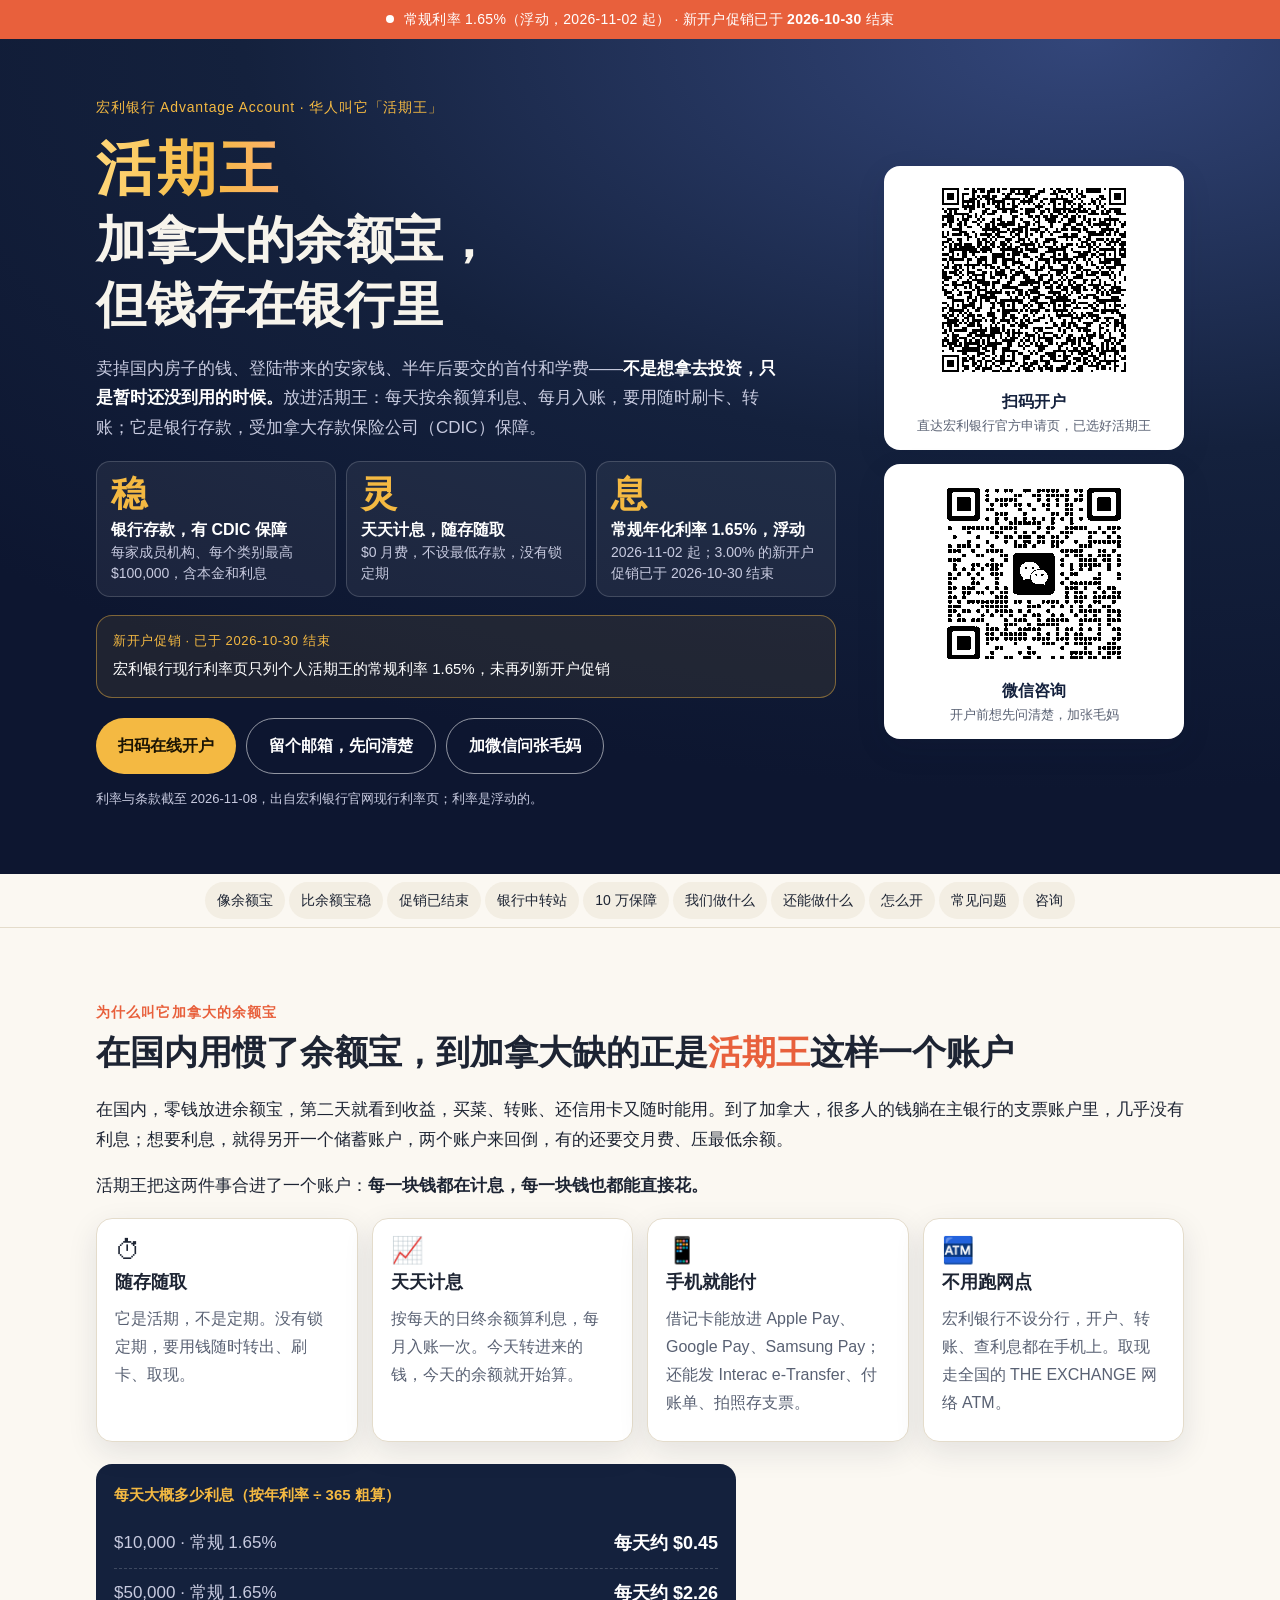
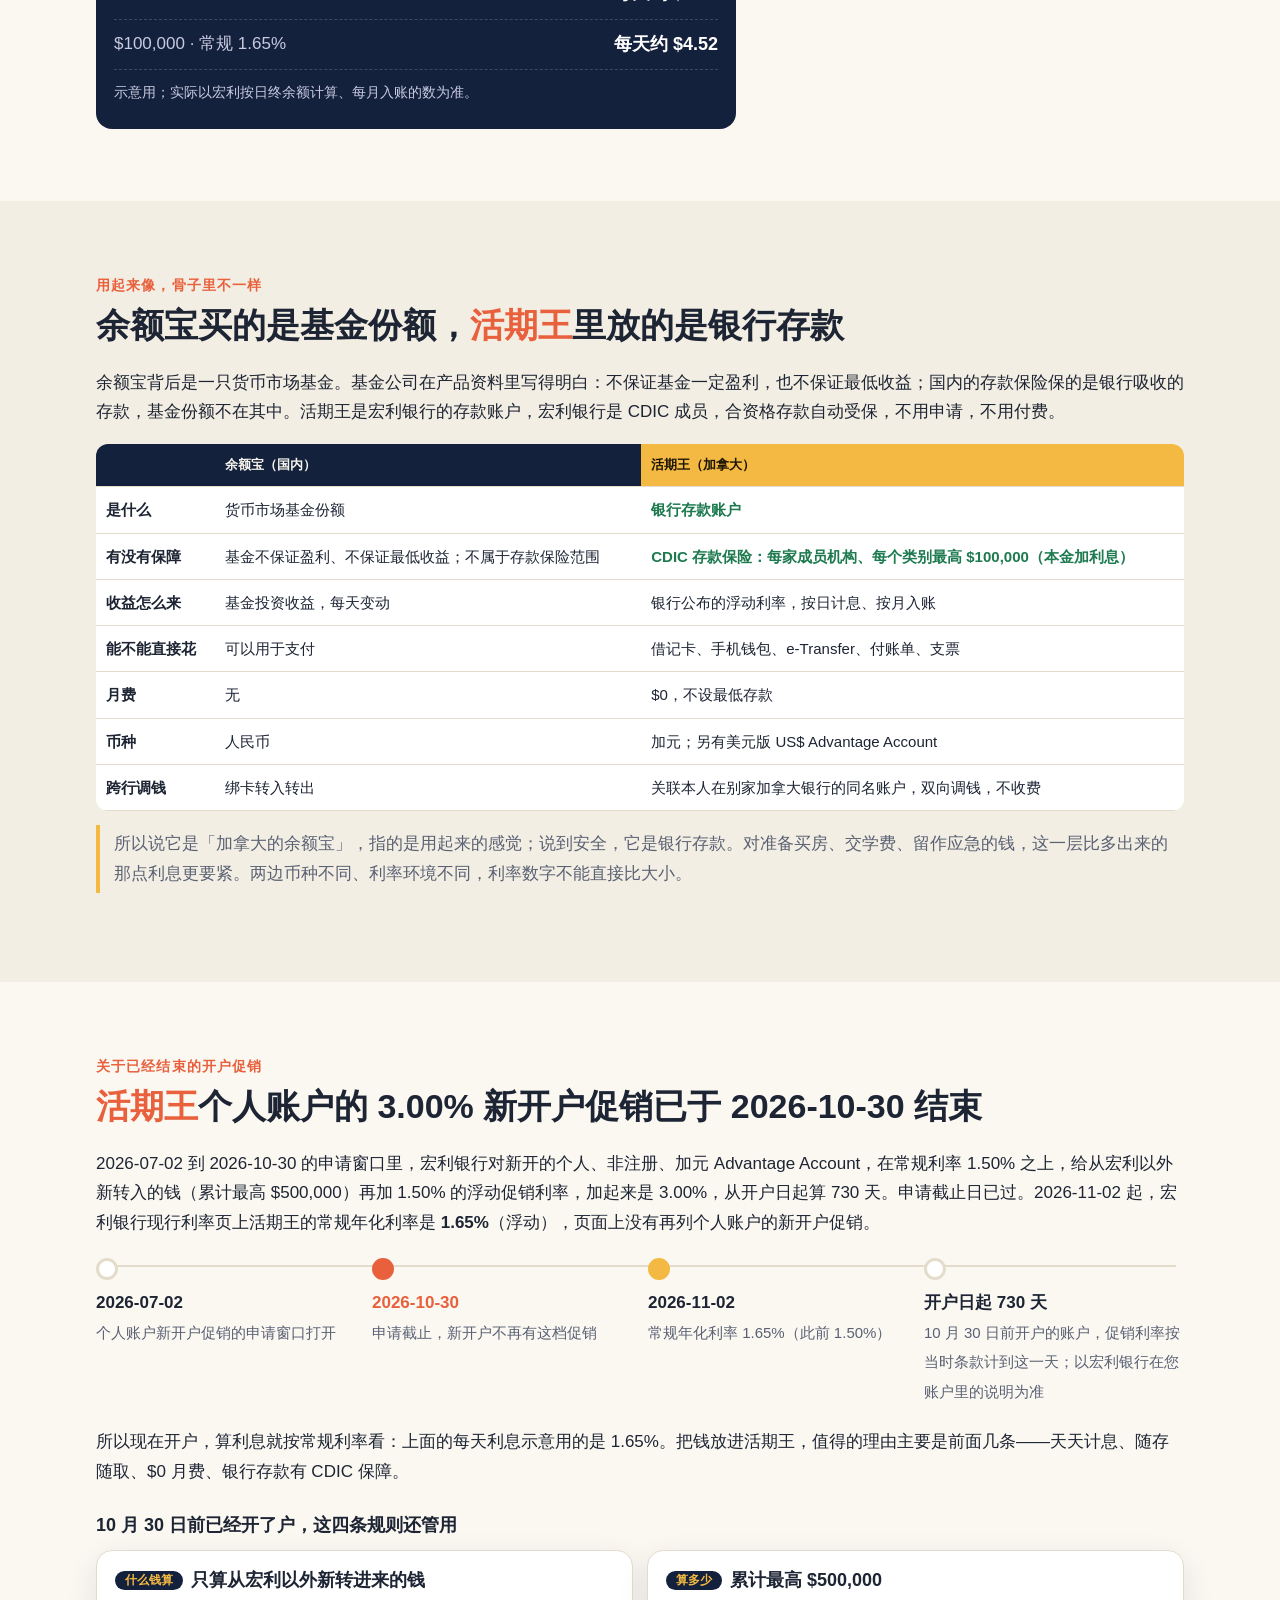
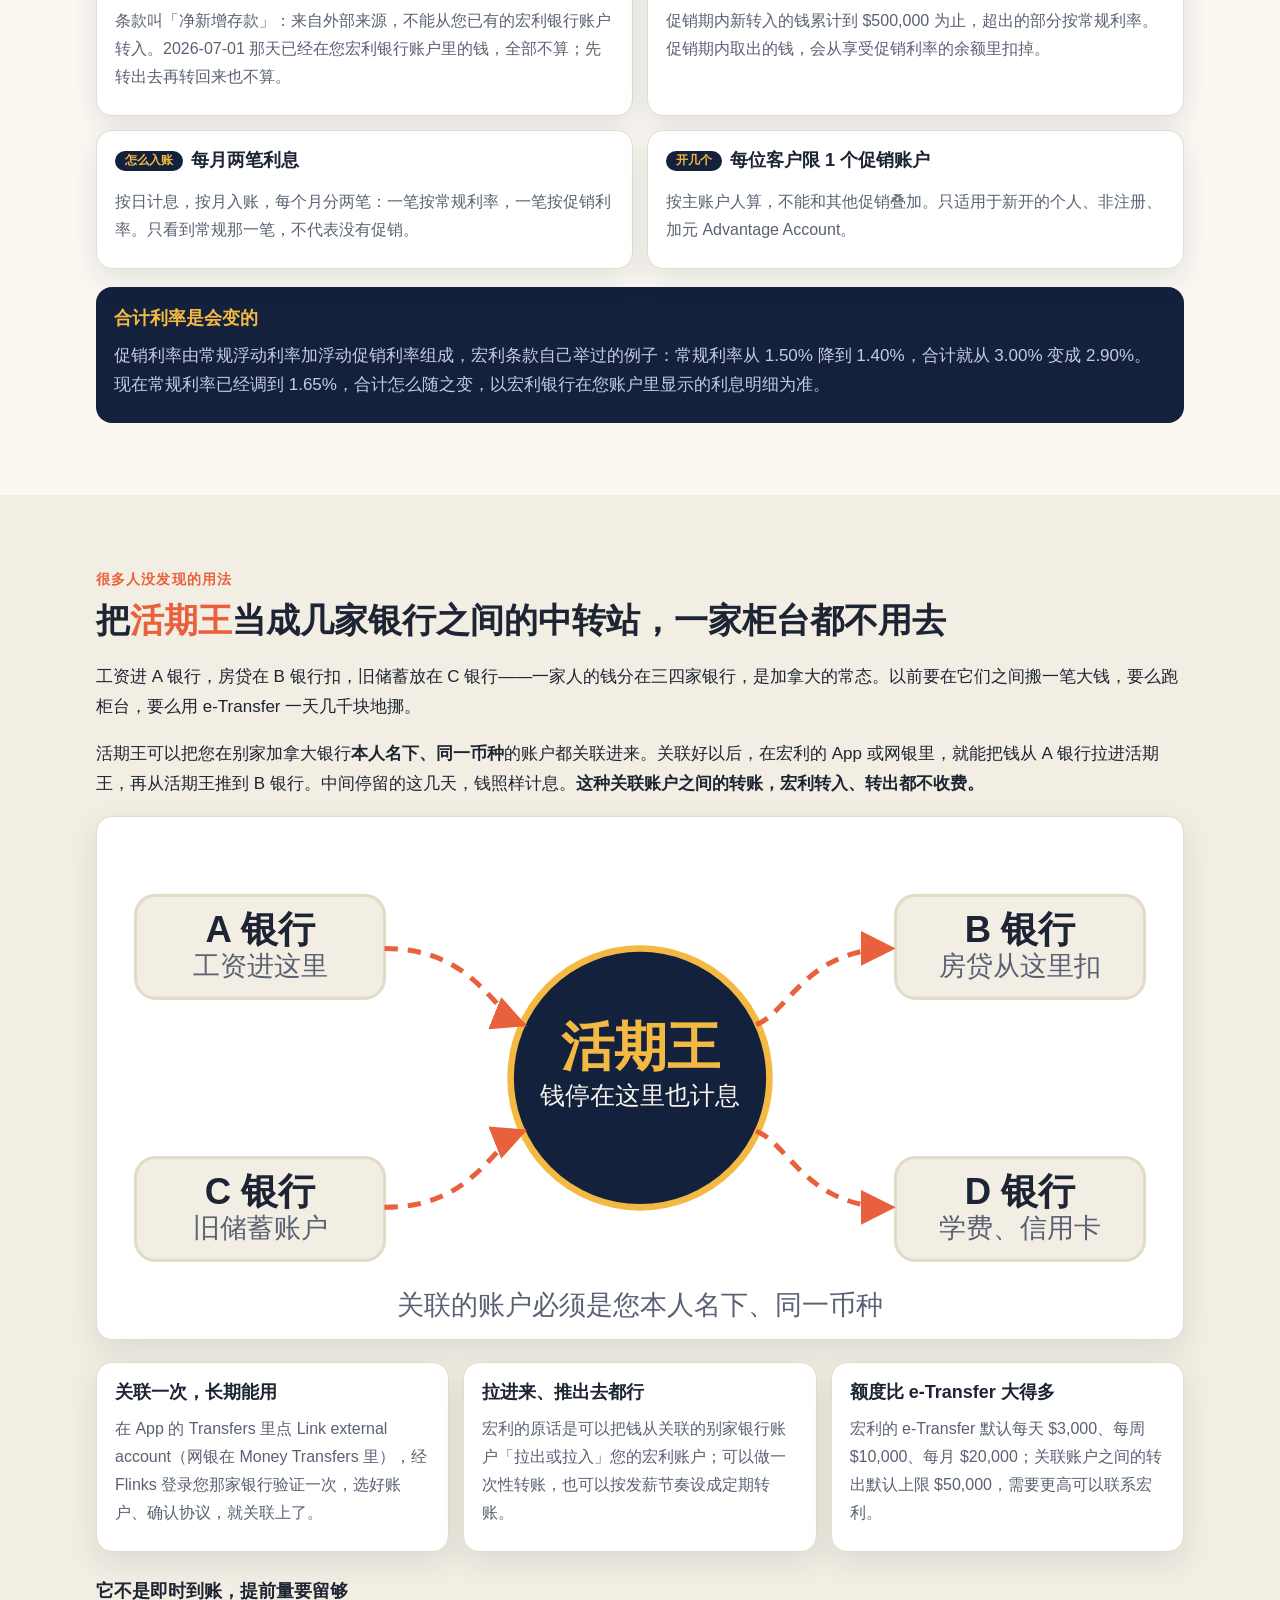
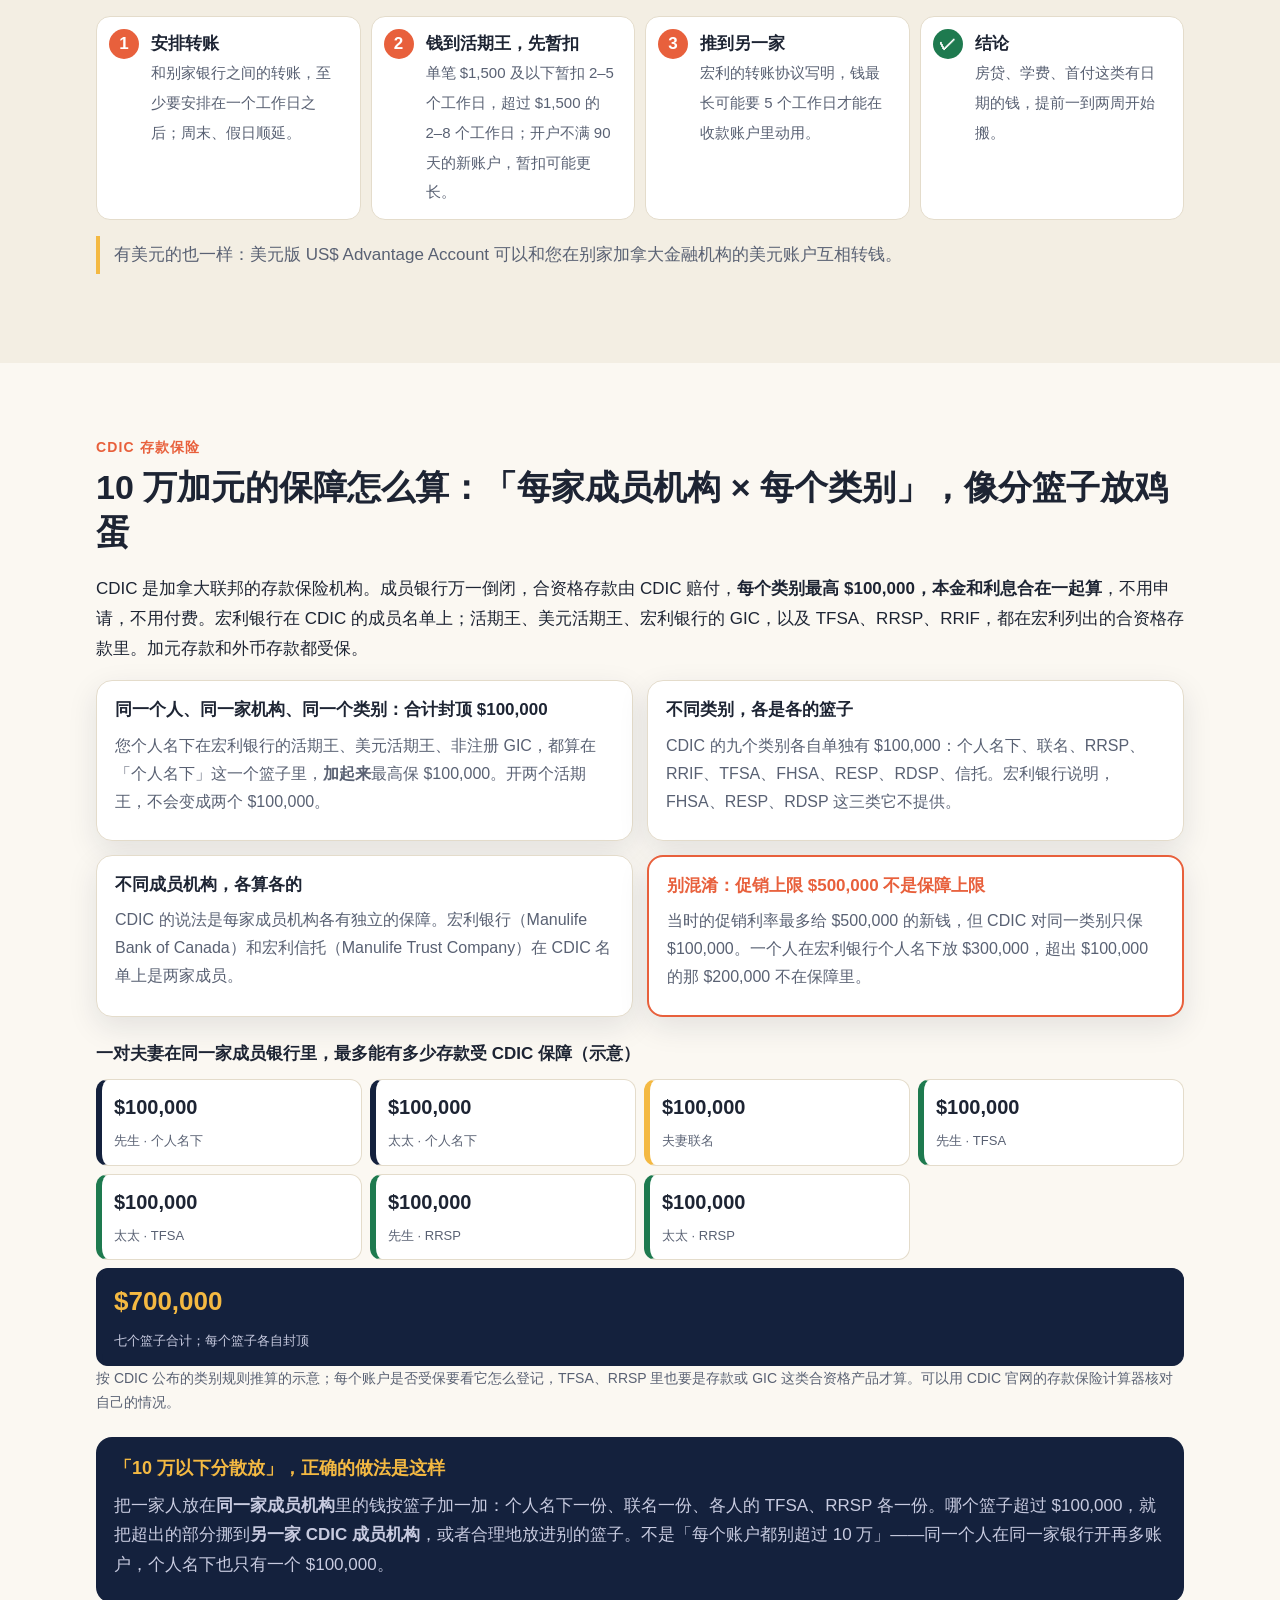
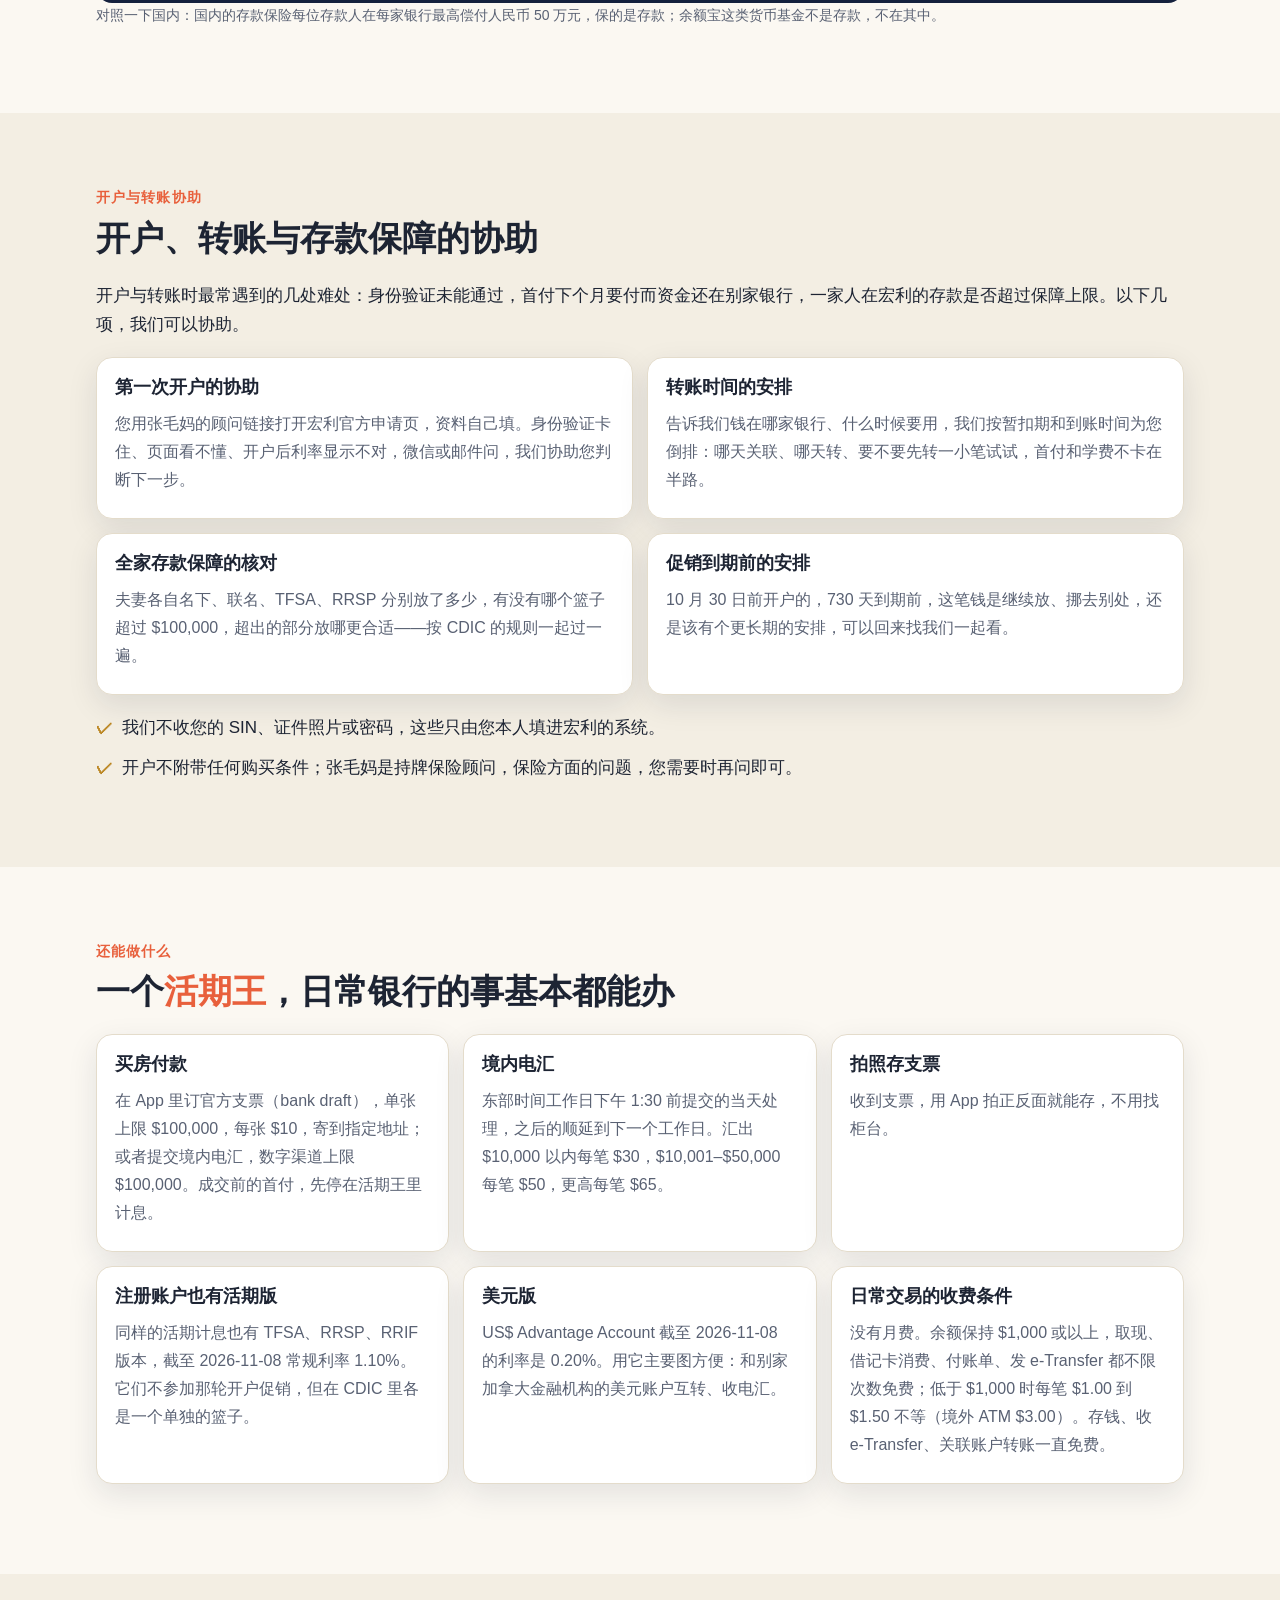
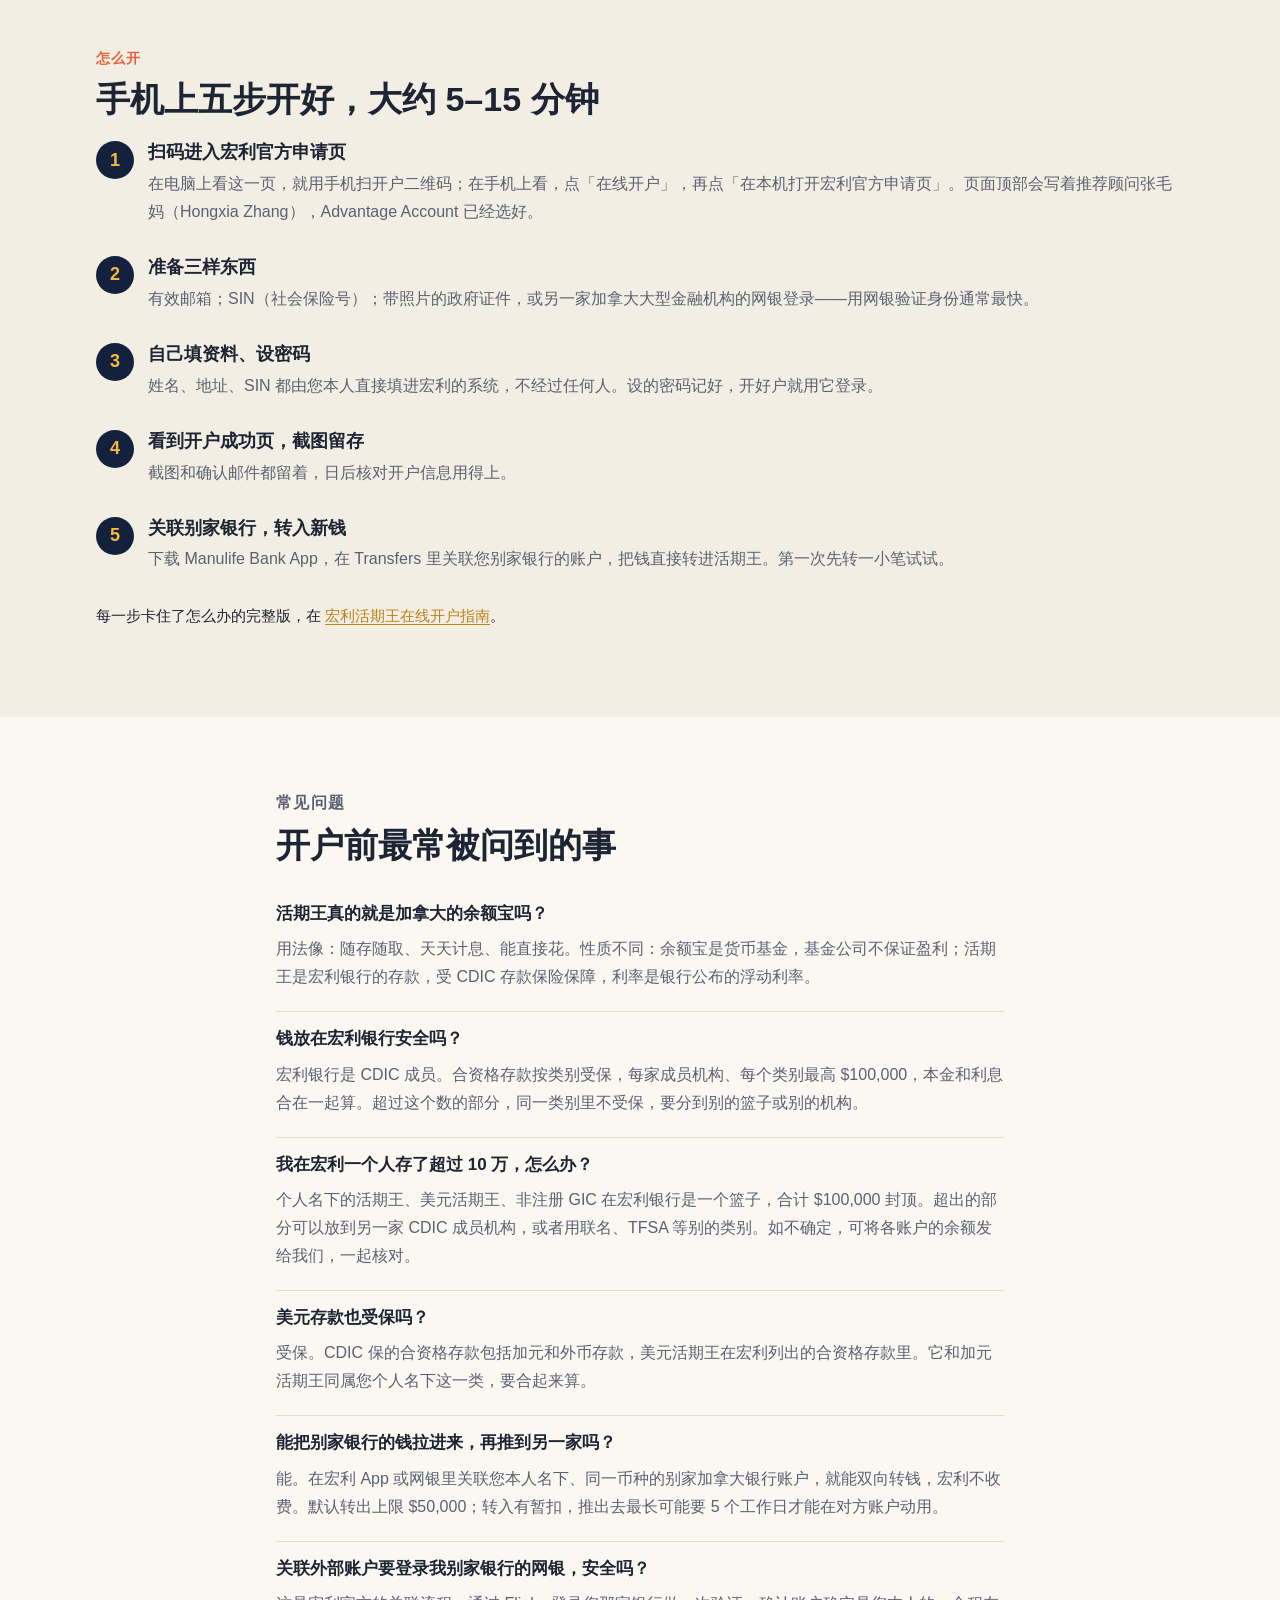
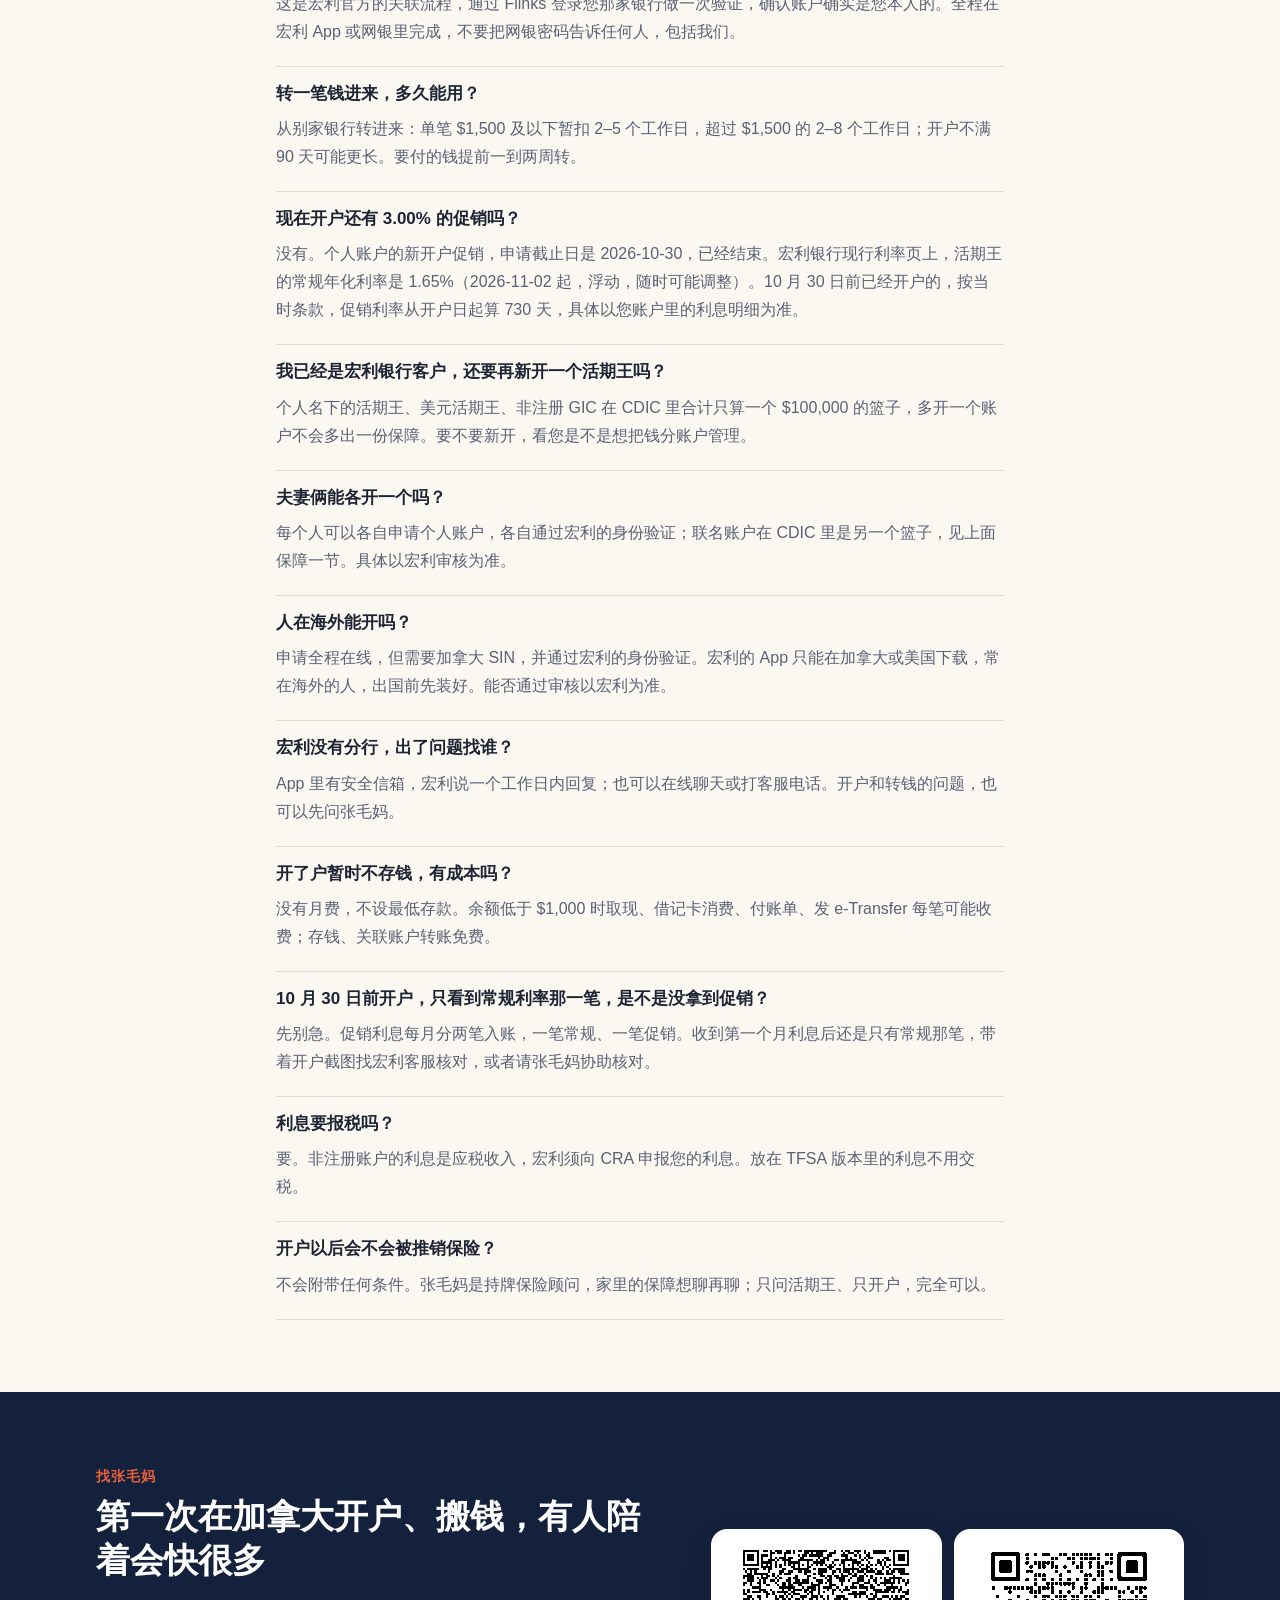
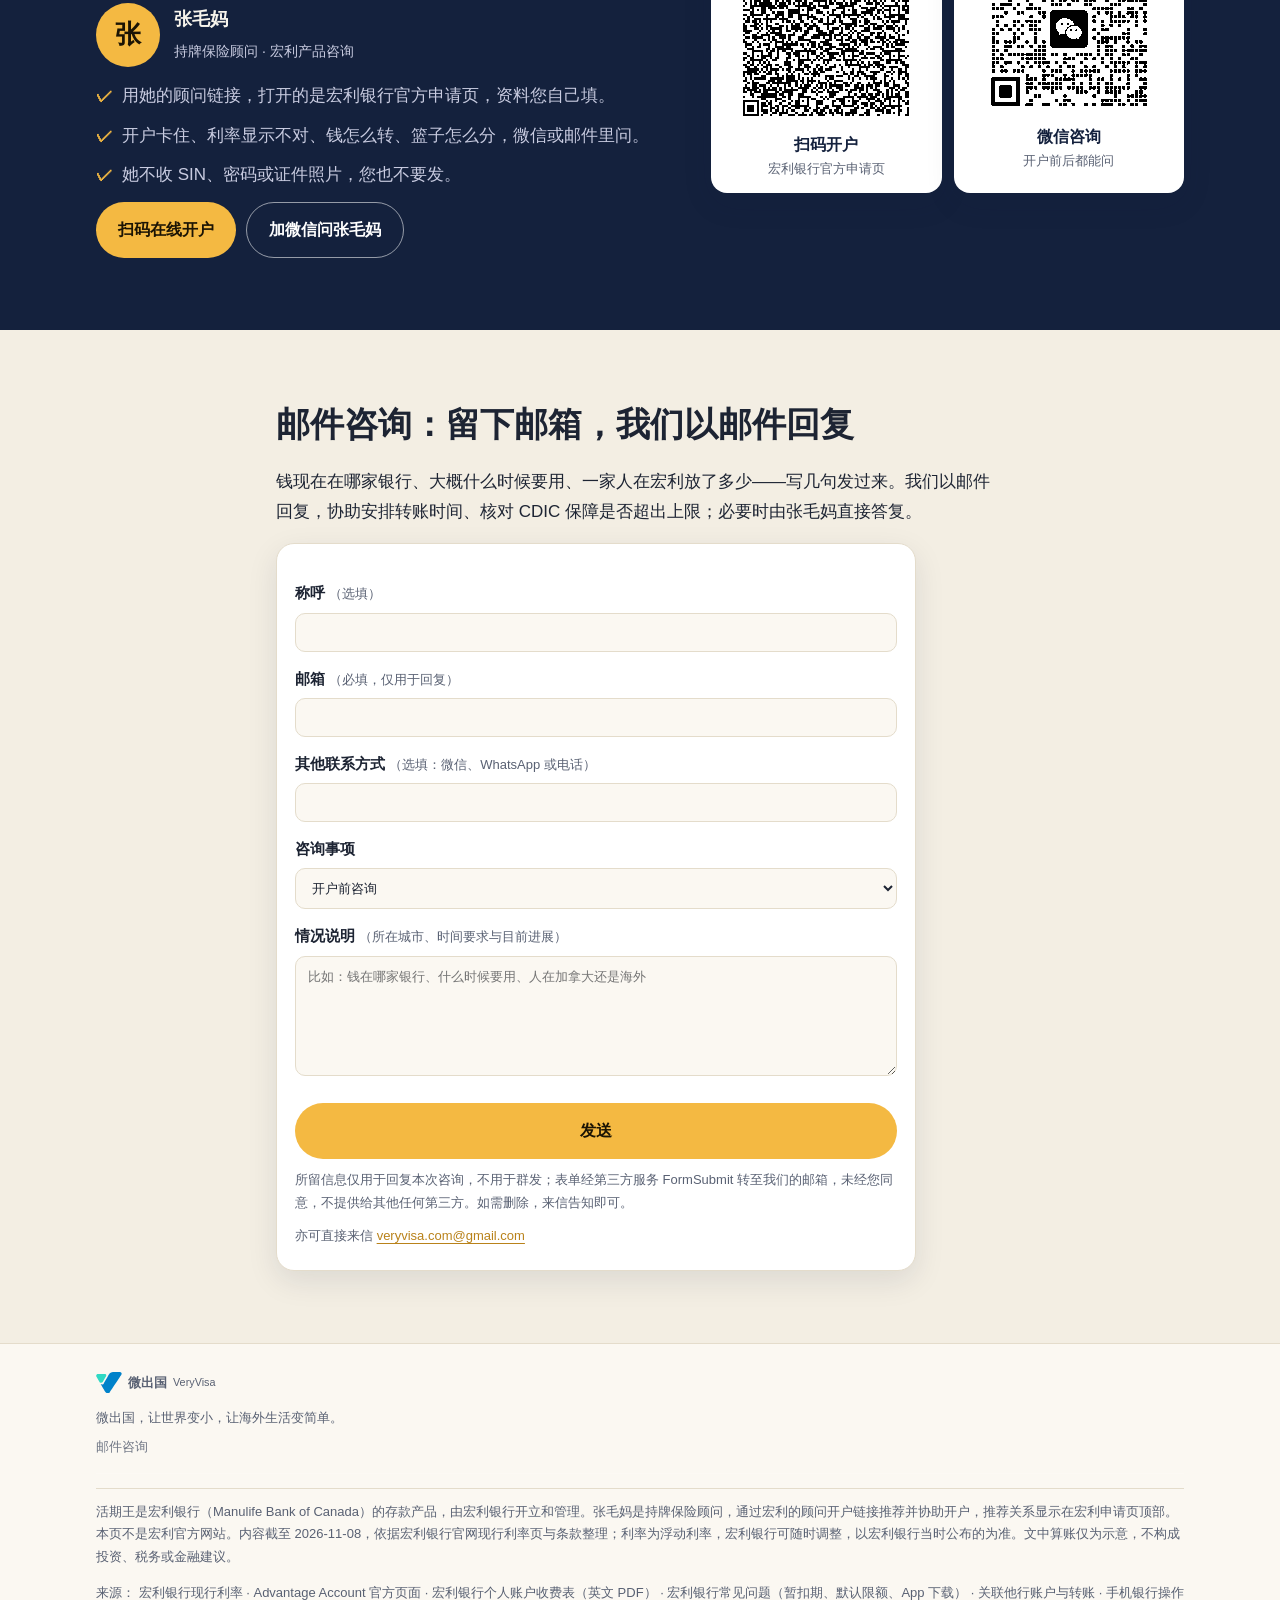
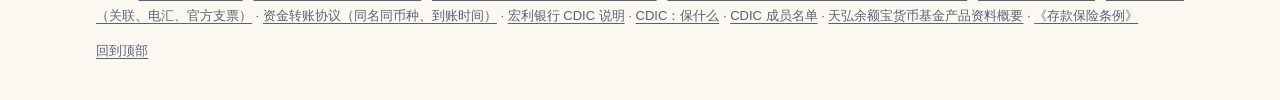
<file: index.html>
<!doctype html>
<html lang="zh-CN">
<head>
<meta charset="utf-8">
<meta name="viewport" content="width=device-width, initial-scale=1, viewport-fit=cover">
<title>宏利活期王：加拿大的余额宝，但钱存在银行里 · 天天计息 · CDIC 存款保险</title>
<meta name="description" content="宏利银行活期王 Advantage Account：按日终余额计息、按月入账，随时刷卡转账，$0 月费；本人在别家加拿大银行的同名账户都能关联进来，免费双向调钱；它是银行存款，受 CDIC 每类别最高 $100,000 保障。常规年化利率 1.65%（2026-11-02 起，浮动）；个人账户的 3.00% 新开户促销已于 2026 年 10 月 30 日结束。">
<meta name="theme-color" content="#14213d">
<meta property="og:title" content="活期王：加拿大的余额宝，但钱存在银行里">
<meta property="og:description" content="随存随取、天天计息、$0 月费、几家银行之间的中转站、CDIC 存款保险。常规年化利率 1.65%（浮动）；3.00% 新开户促销已于 10 月 30 日结束。">
<link rel="icon" href="assets/favicon.svg" type="image/svg+xml">
<link rel="stylesheet" href="assets/site.css">
<link rel="stylesheet" href="assets/hqw.css">
<!-- vv:head -->
<link rel="canonical" href="https://veryvisa.github.io/manulife-advantage-account/">
<meta property="og:url" content="https://veryvisa.github.io/manulife-advantage-account/">
<meta property="og:type" content="website">
<meta property="og:locale" content="zh_CN">
<meta property="og:site_name" content="微出国 VeryVisa">
<link rel="alternate" type="text/plain" href="llms.txt" title="llms.txt">
<link rel="stylesheet" href="assets/vv-form.css">
<script type="application/ld+json">
{
 "@context": "https://schema.org",
 "@graph": [
  {
   "@type": "Organization",
   "@id": "https://veryvisa.github.io/#org",
   "name": "微出国 VeryVisa",
   "alternateName": [
    "微出国",
    "VeryVisa"
   ],
   "url": "https://veryvisa.github.io/",
   "slogan": "微出国，让世界变小，让海外生活变简单。",
   "description": "微出国是在加拿大不列颠哥伦比亚省的中文专业服务团队，服务海外华人家庭与小企业。",
   "email": "veryvisa.com@gmail.com"
  },
  {
   "@type": "Service",
   "@id": "https://veryvisa.github.io/manulife-advantage-account/#service",
   "name": "宏利银行活期王 Advantage Account 开户协助、转账排程与 CDIC 保障咨询",
   "serviceType": "Bank account opening assistance",
   "description": "宏利银行活期王 Advantage Account：按日终余额计息、按月入账，随时刷卡转账，$0 月费；本人在别家加拿大银行的同名账户都能关联进来，免费双向调钱；它是银行存款，受 CDIC 每类别最高 $100,000 保障。常规年化利率 1.65%（2026-11-02 起，浮动）；个人账户的 3.00% 新开户促销已于 2026 年 10 月 30 日结束。",
   "provider": {
    "@id": "https://veryvisa.github.io/#org"
   },
   "url": "https://veryvisa.github.io/manulife-advantage-account/",
   "inLanguage": "zh-CN",
   "areaServed": [
    {
     "@type": "AdministrativeArea",
     "name": "Canada"
    }
   ],
   "audience": {
    "@type": "Audience",
    "audienceType": "海外华人家庭"
   }
  },
  {
   "@type": "WebPage",
   "@id": "https://veryvisa.github.io/manulife-advantage-account/",
   "url": "https://veryvisa.github.io/manulife-advantage-account/",
   "name": "宏利活期王：加拿大的余额宝，但钱存在银行里 · 天天计息 · CDIC 存款保险",
   "description": "宏利银行活期王 Advantage Account：按日终余额计息、按月入账，随时刷卡转账，$0 月费；本人在别家加拿大银行的同名账户都能关联进来，免费双向调钱；它是银行存款，受 CDIC 每类别最高 $100,000 保障。常规年化利率 1.65%（2026-11-02 起，浮动）；个人账户的 3.00% 新开户促销已于 2026 年 10 月 30 日结束。",
   "inLanguage": "zh-CN",
   "dateModified": "2026-11-08",
   "about": {
    "@id": "https://veryvisa.github.io/manulife-advantage-account/#service"
   },
   "publisher": {
    "@id": "https://veryvisa.github.io/#org"
   }
  },
  {
   "@type": "FAQPage",
   "@id": "https://veryvisa.github.io/manulife-advantage-account/#faq",
   "mainEntity": [
    {
     "@type": "Question",
     "name": "活期王真的就是加拿大的余额宝吗？",
     "acceptedAnswer": {
      "@type": "Answer",
      "text": "用法像：随存随取、天天计息、能直接花。性质不同：余额宝是货币基金，基金公司不保证盈利；活期王是宏利银行的存款，受 CDIC 存款保险保障，利率是银行公布的浮动利率。"
     }
    },
    {
     "@type": "Question",
     "name": "钱放在宏利银行安全吗？",
     "acceptedAnswer": {
      "@type": "Answer",
      "text": "宏利银行是 CDIC 成员。合资格存款按类别受保，每家成员机构、每个类别最高 $100,000，本金和利息合在一起算。超过这个数的部分，同一类别里不受保，要分到别的篮子或别的机构。"
     }
    },
    {
     "@type": "Question",
     "name": "我在宏利一个人存了超过 10 万，怎么办？",
     "acceptedAnswer": {
      "@type": "Answer",
      "text": "个人名下的活期王、美元活期王、非注册 GIC 在宏利银行是一个篮子，合计 $100,000 封顶。超出的部分可以放到另一家 CDIC 成员机构，或者用联名、TFSA 等别的类别。如不确定，可将各账户的余额发给我们，一起核对。"
     }
    },
    {
     "@type": "Question",
     "name": "美元存款也受保吗？",
     "acceptedAnswer": {
      "@type": "Answer",
      "text": "受保。CDIC 保的合资格存款包括加元和外币存款，美元活期王在宏利列出的合资格存款里。它和加元活期王同属您个人名下这一类，要合起来算。"
     }
    },
    {
     "@type": "Question",
     "name": "能把别家银行的钱拉进来，再推到另一家吗？",
     "acceptedAnswer": {
      "@type": "Answer",
      "text": "能。在宏利 App 或网银里关联您本人名下、同一币种的别家加拿大银行账户，就能双向转钱，宏利不收费。默认转出上限 $50,000；转入有暂扣，推出去最长可能要 5 个工作日才能在对方账户动用。"
     }
    },
    {
     "@type": "Question",
     "name": "关联外部账户要登录我别家银行的网银，安全吗？",
     "acceptedAnswer": {
      "@type": "Answer",
      "text": "这是宏利官方的关联流程，通过 Flinks 登录您那家银行做一次验证，确认账户确实是您本人的。全程在宏利 App 或网银里完成，不要把网银密码告诉任何人，包括我们。"
     }
    },
    {
     "@type": "Question",
     "name": "转一笔钱进来，多久能用？",
     "acceptedAnswer": {
      "@type": "Answer",
      "text": "从别家银行转进来：单笔 $1,500 及以下暂扣 2–5 个工作日，超过 $1,500 的 2–8 个工作日；开户不满 90 天可能更长。要付的钱提前一到两周转。"
     }
    },
    {
     "@type": "Question",
     "name": "现在开户还有 3.00% 的促销吗？",
     "acceptedAnswer": {
      "@type": "Answer",
      "text": "没有。个人账户的新开户促销，申请截止日是 2026-10-30，已经结束。宏利银行现行利率页上，活期王的常规年化利率是 1.65%（2026-11-02 起，浮动，随时可能调整）。10 月 30 日前已经开户的，按当时条款，促销利率从开户日起算 730 天，具体以您账户里的利息明细为准。"
     }
    },
    {
     "@type": "Question",
     "name": "我已经是宏利银行客户，还要再新开一个活期王吗？",
     "acceptedAnswer": {
      "@type": "Answer",
      "text": "个人名下的活期王、美元活期王、非注册 GIC 在 CDIC 里合计只算一个 $100,000 的篮子，多开一个账户不会多出一份保障。要不要新开，看您是不是想把钱分账户管理。"
     }
    },
    {
     "@type": "Question",
     "name": "夫妻俩能各开一个吗？",
     "acceptedAnswer": {
      "@type": "Answer",
      "text": "每个人可以各自申请个人账户，各自通过宏利的身份验证；联名账户在 CDIC 里是另一个篮子，见上面保障一节。具体以宏利审核为准。"
     }
    },
    {
     "@type": "Question",
     "name": "人在海外能开吗？",
     "acceptedAnswer": {
      "@type": "Answer",
      "text": "申请全程在线，但需要加拿大 SIN，并通过宏利的身份验证。宏利的 App 只能在加拿大或美国下载，常在海外的人，出国前先装好。能否通过审核以宏利为准。"
     }
    },
    {
     "@type": "Question",
     "name": "宏利没有分行，出了问题找谁？",
     "acceptedAnswer": {
      "@type": "Answer",
      "text": "App 里有安全信箱，宏利说一个工作日内回复；也可以在线聊天或打客服电话。开户和转钱的问题，也可以先问张毛妈。"
     }
    },
    {
     "@type": "Question",
     "name": "开了户暂时不存钱，有成本吗？",
     "acceptedAnswer": {
      "@type": "Answer",
      "text": "没有月费，不设最低存款。余额低于 $1,000 时取现、借记卡消费、付账单、发 e-Transfer 每笔可能收费；存钱、关联账户转账免费。"
     }
    },
    {
     "@type": "Question",
     "name": "10 月 30 日前开户，只看到常规利率那一笔，是不是没拿到促销？",
     "acceptedAnswer": {
      "@type": "Answer",
      "text": "先别急。促销利息每月分两笔入账，一笔常规、一笔促销。收到第一个月利息后还是只有常规那笔，带着开户截图找宏利客服核对，或者请张毛妈协助核对。"
     }
    },
    {
     "@type": "Question",
     "name": "利息要报税吗？",
     "acceptedAnswer": {
      "@type": "Answer",
      "text": "要。非注册账户的利息是应税收入，宏利须向 CRA 申报您的利息。放在 TFSA 版本里的利息不用交税。"
     }
    },
    {
     "@type": "Question",
     "name": "开户以后会不会被推销保险？",
     "acceptedAnswer": {
      "@type": "Answer",
      "text": "不会附带任何条件。张毛妈是持牌保险顾问，家里的保障想聊再聊；只问活期王、只开户，完全可以。"
     }
    }
   ]
  }
 ]
}
</script>
<!-- /vv:head -->
</head>
<body>

<div class="topbar" role="note">
  <span class="topbar-dot" aria-hidden="true"></span>
  <span><span class="hide-sm">常规利率 1.65%（浮动，2026-11-02 起） · </span>新开户促销已于 <b>2026-10-30</b> 结束</span>
</div>

<header class="hero" id="top">
  <div class="wrap hero-grid">
    <div class="hero-copy">
      <p class="kicker">宏利银行 Advantage Account · 华人叫它「活期王」</p>
      <h1><span class="hqw-name">活期王</span><br>加拿大的余额宝，<br class="br-wide">但钱存在银行里</h1>
      <p class="lead">卖掉国内房子的钱、登陆带来的安家钱、半年后要交的首付和学费——<b>不是想拿去投资，只是暂时还没到用的时候。</b>放进活期王：每天按余额算利息、每月入账，要用随时刷卡、转账；它是银行存款，受加拿大存款保险公司（CDIC）保障。</p>

      <ol class="reasons">
        <li><b>稳</b><span><strong>银行存款，有 CDIC 保障</strong>每家成员机构、每个类别最高 $100,000，含本金和利息</span></li>
        <li><b>灵</b><span><strong>天天计息，随存随取</strong>$0 月费，不设最低存款，没有锁定期</span></li>
        <li><b>息</b><span><strong>常规年化利率 1.65%，浮动</strong>2026-11-02 起；3.00% 的新开户促销已于 2026-10-30 结束</span></li>
      </ol>

      <div class="countdown" aria-live="polite">
        <div class="cd-label">新开户促销 · 已于 2026-10-30 结束</div>
        <div class="cd-clock"><span class="cd-fallback">宏利银行现行利率页只列个人活期王的常规利率 1.65%，未再列新开户促销</span></div>
      </div>

      <div class="cta-row">
        <button class="btn btn-primary" type="button" data-open="dlg-open">扫码在线开户</button>
        <a class="btn btn-ghost" href="#ask">留个邮箱，先问清楚</a>
        <button class="btn btn-ghost" type="button" data-open="dlg-wechat">加微信问张毛妈</button>
      </div>
      <p class="asof">利率与条款截至 2026-11-08，出自宏利银行官网现行利率页；利率是浮动的。</p>
    </div>

    <aside class="qr-panel" aria-label="开户与咨询二维码">
      <figure class="qr-card">
        <img src="assets/qr-open.png" alt="张毛妈的宏利银行官方开户二维码：扫码直达 Advantage Account 申请页" width="790" height="790" data-qr="open">
        <figcaption><b>扫码开户</b><span>直达宏利银行官方申请页，已选好活期王</span></figcaption>
      </figure>
      <figure class="qr-card">
        <img src="assets/qr-wechat.png" alt="张毛妈的微信二维码" width="460" height="440" data-qr="wechat">
        <figcaption><b>微信咨询</b><span>开户前想先问清楚，加张毛妈</span></figcaption>
      </figure>
    </aside>
  </div>
</header>

<nav class="jump" aria-label="页面导航">
  <a href="#yeb">像余额宝</a><a href="#vs">比余额宝稳</a><a href="#promo">促销已结束</a><a href="#bridge">银行中转站</a><a href="#cdic">10 万保障</a><a href="#help">我们做什么</a><a href="#more">还能做什么</a><a href="#how">怎么开</a><a href="#faq">常见问题</a><a href="#ask">咨询</a>
</nav>

<main>

<section id="yeb" class="sec">
  <div class="wrap">
    <p class="eyebrow">为什么叫它加拿大的余额宝</p>
    <h2>在国内用惯了余额宝，到加拿大缺的正是<span class="hqw-name">活期王</span>这样一个账户</h2>
    <p>在国内，零钱放进余额宝，第二天就看到收益，买菜、转账、还信用卡又随时能用。到了加拿大，很多人的钱躺在主银行的支票账户里，几乎没有利息；想要利息，就得另开一个储蓄账户，两个账户来回倒，有的还要交月费、压最低余额。</p>
    <p>活期王把这两件事合进了一个账户：<b>每一块钱都在计息，每一块钱也都能直接花。</b></p>
    <div class="cards four hqw-feats">
      <article class="card"><span class="ico" aria-hidden="true">⏱</span><h3>随存随取</h3><p>它是活期，不是定期。没有锁定期，要用钱随时转出、刷卡、取现。</p></article>
      <article class="card"><span class="ico" aria-hidden="true">📈</span><h3>天天计息</h3><p>按每天的日终余额算利息，每月入账一次。今天转进来的钱，今天的余额就开始算。</p></article>
      <article class="card"><span class="ico" aria-hidden="true">📱</span><h3>手机就能付</h3><p>借记卡能放进 Apple Pay、Google Pay、Samsung Pay；还能发 Interac e-Transfer、付账单、拍照存支票。</p></article>
      <article class="card"><span class="ico" aria-hidden="true">🏧</span><h3>不用跑网点</h3><p>宏利银行不设分行，开户、转账、查利息都在手机上。取现走全国的 THE EXCHANGE 网络 ATM。</p></article>
    </div>
    <div class="perday" role="img" aria-label="每天的利息示意：按常规利率 1.65%，一万加元每天约 0.45 加元，五万加元每天约 2.26 加元，十万加元每天约 4.52 加元">
      <div class="perday-head">每天大概多少利息（按年利率 ÷ 365 粗算）</div>
      <div class="perday-row"><span>$10,000 · 常规 1.65%</span><b>每天约 $0.45</b></div>
      <div class="perday-row"><span>$50,000 · 常规 1.65%</span><b>每天约 $2.26</b></div>
      <div class="perday-row"><span>$100,000 · 常规 1.65%</span><b>每天约 $4.52</b></div>
      <p class="fine">示意用；实际以宏利按日终余额计算、每月入账的数为准。</p>
    </div>
  </div>
</section>

<section id="vs" class="sec sec-tint">
  <div class="wrap">
    <p class="eyebrow">用起来像，骨子里不一样</p>
    <h2>余额宝买的是基金份额，<span class="hqw-name">活期王</span>里放的是银行存款</h2>
    <p>余额宝背后是一只货币市场基金。基金公司在产品资料里写得明白：不保证基金一定盈利，也不保证最低收益；国内的存款保险保的是银行吸收的存款，基金份额不在其中。活期王是宏利银行的存款账户，宏利银行是 CDIC 成员，合资格存款自动受保，不用申请，不用付费。</p>
    <div class="table-wrap">
      <table class="vs-table">
        <thead><tr><th scope="col"></th><th scope="col">余额宝（国内）</th><th scope="col">活期王（加拿大）</th></tr></thead>
        <tbody>
          <tr><th scope="row">是什么</th><td>货币市场基金份额</td><td class="win">银行存款账户</td></tr>
          <tr><th scope="row">有没有保障</th><td>基金不保证盈利、不保证最低收益；不属于存款保险范围</td><td class="win">CDIC 存款保险：每家成员机构、每个类别最高 $100,000（本金加利息）</td></tr>
          <tr><th scope="row">收益怎么来</th><td>基金投资收益，每天变动</td><td>银行公布的浮动利率，按日计息、按月入账</td></tr>
          <tr><th scope="row">能不能直接花</th><td>可以用于支付</td><td>借记卡、手机钱包、e-Transfer、付账单、支票</td></tr>
          <tr><th scope="row">月费</th><td>无</td><td>$0，不设最低存款</td></tr>
          <tr><th scope="row">币种</th><td>人民币</td><td>加元；另有美元版 US$ Advantage Account</td></tr>
          <tr><th scope="row">跨行调钱</th><td>绑卡转入转出</td><td>关联本人在别家加拿大银行的同名账户，双向调钱，不收费</td></tr>
        </tbody>
      </table>
    </div>
    <p class="note">所以说它是「加拿大的余额宝」，指的是用起来的感觉；说到安全，它是银行存款。对准备买房、交学费、留作应急的钱，这一层比多出来的那点利息更要紧。两边币种不同、利率环境不同，利率数字不能直接比大小。</p>
  </div>
</section>

<section id="promo" class="sec">
  <div class="wrap">
    <p class="eyebrow">关于已经结束的开户促销</p>
    <h2><span class="hqw-name">活期王</span>个人账户的 3.00% 新开户促销已于 2026-10-30 结束</h2>
    <p>2026-07-02 到 2026-10-30 的申请窗口里，宏利银行对新开的个人、非注册、加元 Advantage Account，在常规利率 1.50% 之上，给从宏利以外新转入的钱（累计最高 $500,000）再加 1.50% 的浮动促销利率，加起来是 3.00%，从开户日起算 730 天。申请截止日已过。2026-11-02 起，宏利银行现行利率页上活期王的常规年化利率是 <b>1.65%</b>（浮动），页面上没有再列个人账户的新开户促销。</p>

    <ol class="timeline" aria-label="时间线">
      <li><span class="tl-date">2026-07-02</span><span class="tl-text">个人账户新开户促销的申请窗口打开</span></li>
      <li class="is-end"><span class="tl-date">2026-10-30</span><span class="tl-text">申请截止，新开户不再有这档促销</span></li>
      <li class="is-now"><span class="tl-date">2026-11-02</span><span class="tl-text">常规年化利率 1.65%（此前 1.50%）</span></li>
      <li><span class="tl-date">开户日起 730 天</span><span class="tl-text">10 月 30 日前开户的账户，促销利率按当时条款计到这一天；以宏利银行在您账户里的说明为准</span></li>
    </ol>
    <p>所以现在开户，算利息就按常规利率看：上面的每天利息示意用的是 1.65%。把钱放进活期王，值得的理由主要是前面几条——天天计息、随存随取、$0 月费、银行存款有 CDIC 保障。</p>

    <h3 class="sub">10 月 30 日前已经开了户，这四条规则还管用</h3>
    <div class="cards two">
      <article class="card rule">
        <h3><span class="tag">什么钱算</span>只算从宏利以外新转进来的钱</h3>
        <p>条款叫「净新增存款」：来自外部来源，不能从您已有的宏利银行账户转入。2026-07-01 那天已经在您宏利银行账户里的钱，全部不算；先转出去再转回来也不算。</p>
      </article>
      <article class="card rule">
        <h3><span class="tag">算多少</span>累计最高 $500,000</h3>
        <p>促销期内新转入的钱累计到 $500,000 为止，超出的部分按常规利率。促销期内取出的钱，会从享受促销利率的余额里扣掉。</p>
      </article>
      <article class="card rule">
        <h3><span class="tag">怎么入账</span>每月两笔利息</h3>
        <p>按日计息，按月入账，每个月分两笔：一笔按常规利率，一笔按促销利率。只看到常规那一笔，不代表没有促销。</p>
      </article>
      <article class="card rule">
        <h3><span class="tag">开几个</span>每位客户限 1 个促销账户</h3>
        <p>按主账户人算，不能和其他促销叠加。只适用于新开的个人、非注册、加元 Advantage Account。</p>
      </article>
    </div>
    <div class="callout">
      <h3>合计利率是会变的</h3>
      <p>促销利率由常规浮动利率加浮动促销利率组成，宏利条款自己举过的例子：常规利率从 1.50% 降到 1.40%，合计就从 3.00% 变成 2.90%。现在常规利率已经调到 1.65%，合计怎么随之变，以宏利银行在您账户里显示的利息明细为准。</p>
    </div>
  </div>
</section>

<section id="bridge" class="sec sec-tint">
  <div class="wrap">
    <p class="eyebrow">很多人没发现的用法</p>
    <h2>把<span class="hqw-name">活期王</span>当成几家银行之间的中转站，一家柜台都不用去</h2>
    <p>工资进 A 银行，房贷在 B 银行扣，旧储蓄放在 C 银行——一家人的钱分在三四家银行，是加拿大的常态。以前要在它们之间搬一笔大钱，要么跑柜台，要么用 e-Transfer 一天几千块地挪。</p>
    <p>活期王可以把您在别家加拿大银行<b>本人名下、同一币种</b>的账户都关联进来。关联好以后，在宏利的 App 或网银里，就能把钱从 A 银行拉进活期王，再从活期王推到 B 银行。中间停留的这几天，钱照样计息。<b>这种关联账户之间的转账，宏利转入、转出都不收费。</b></p>

    <figure class="bridge-fig">
      <svg viewBox="0 0 640 300" role="img" aria-labelledby="bridge-t bridge-d" class="bridge-svg">
        <title id="bridge-t">活期王作为几家银行之间的中转站</title>
        <desc id="bridge-d">左边是工资账户和旧储蓄所在的银行，右边是扣房贷和交学费的银行；中间的活期王通过关联的本人同名账户双向调钱，钱停在中间时也在计息。</desc>
        <defs>
          <marker id="ah" viewBox="0 0 10 10" refX="9" refY="5" markerWidth="7" markerHeight="7" orient="auto-start-reverse"><path d="M0,0 L10,5 L0,10 z" class="ah"/></marker>
        </defs>
        <g class="bank">
          <rect x="16" y="40" width="150" height="62" rx="12"/><text x="91" y="68" class="t1">A 银行</text><text x="91" y="88" class="t2">工资进这里</text>
          <rect x="16" y="198" width="150" height="62" rx="12"/><text x="91" y="226" class="t1">C 银行</text><text x="91" y="246" class="t2">旧储蓄账户</text>
          <rect x="474" y="40" width="150" height="62" rx="12"/><text x="549" y="68" class="t1">B 银行</text><text x="549" y="88" class="t2">房贷从这里扣</text>
          <rect x="474" y="198" width="150" height="62" rx="12"/><text x="549" y="226" class="t1">D 银行</text><text x="549" y="246" class="t2">学费、信用卡</text>
        </g>
        <g class="hub">
          <circle cx="320" cy="150" r="78"/>
          <text x="320" y="142" class="h1">活期王</text>
          <text x="320" y="166" class="h2">钱停在这里也计息</text>
        </g>
        <g class="flow">
          <path d="M166,72 C220,72 230,110 250,118" marker-end="url(#ah)"/>
          <path d="M166,228 C220,228 230,190 250,182" marker-end="url(#ah)"/>
          <path d="M390,118 C410,110 420,72 472,72" marker-end="url(#ah)"/>
          <path d="M390,182 C410,190 420,228 472,228" marker-end="url(#ah)"/>
        </g>
        <text x="320" y="292" class="cap">关联的账户必须是您本人名下、同一币种</text>
      </svg>
    </figure>

    <div class="cards three">
      <article class="card"><h3>关联一次，长期能用</h3><p>在 App 的 Transfers 里点 Link external account（网银在 Money Transfers 里），经 Flinks 登录您那家银行验证一次，选好账户、确认协议，就关联上了。</p></article>
      <article class="card"><h3>拉进来、推出去都行</h3><p>宏利的原话是可以把钱从关联的别家银行账户「拉出或拉入」您的宏利账户；可以做一次性转账，也可以按发薪节奏设成定期转账。</p></article>
      <article class="card"><h3>额度比 e-Transfer 大得多</h3><p>宏利的 e-Transfer 默认每天 $3,000、每周 $10,000、每月 $20,000；关联账户之间的转出默认上限 $50,000，需要更高可以联系宏利。</p></article>
    </div>

    <h3 class="sub">它不是即时到账，提前量要留够</h3>
    <ol class="flowline" aria-label="一笔钱从别家银行进活期王再转出的时间线">
      <li><b>安排转账</b><span>和别家银行之间的转账，至少要安排在一个工作日之后；周末、假日顺延。</span></li>
      <li><b>钱到活期王，先暂扣</b><span>单笔 $1,500 及以下暂扣 2–5 个工作日，超过 $1,500 的 2–8 个工作日；开户不满 90 天的新账户，暂扣可能更长。</span></li>
      <li><b>推到另一家</b><span>宏利的转账协议写明，钱最长可能要 5 个工作日才能在收款账户里动用。</span></li>
      <li><b>结论</b><span>房贷、学费、首付这类有日期的钱，提前一到两周开始搬。</span></li>
    </ol>
    <p class="note">有美元的也一样：美元版 US$ Advantage Account 可以和您在别家加拿大金融机构的美元账户互相转钱。</p>
  </div>
</section>

<section id="cdic" class="sec">
  <div class="wrap">
    <p class="eyebrow">CDIC 存款保险</p>
    <h2>10 万加元的保障怎么算：「每家成员机构 × 每个类别」，像分篮子放鸡蛋</h2>
    <p>CDIC 是加拿大联邦的存款保险机构。成员银行万一倒闭，合资格存款由 CDIC 赔付，<b>每个类别最高 $100,000，本金和利息合在一起算</b>，不用申请，不用付费。宏利银行在 CDIC 的成员名单上；活期王、美元活期王、宏利银行的 GIC，以及 TFSA、RRSP、RRIF，都在宏利列出的合资格存款里。加元存款和外币存款都受保。</p>

    <div class="cards two">
      <article class="card rulebox">
        <h3>同一个人、同一家机构、同一个类别：合计封顶 $100,000</h3>
        <p>您个人名下在宏利银行的活期王、美元活期王、非注册 GIC，都算在「个人名下」这一个篮子里，<b>加起来</b>最高保 $100,000。开两个活期王，不会变成两个 $100,000。</p>
      </article>
      <article class="card rulebox">
        <h3>不同类别，各是各的篮子</h3>
        <p>CDIC 的九个类别各自单独有 $100,000：个人名下、联名、RRSP、RRIF、TFSA、FHSA、RESP、RDSP、信托。宏利银行说明，FHSA、RESP、RDSP 这三类它不提供。</p>
      </article>
      <article class="card rulebox">
        <h3>不同成员机构，各算各的</h3>
        <p>CDIC 的说法是每家成员机构各有独立的保障。宏利银行（Manulife Bank of Canada）和宏利信托（Manulife Trust Company）在 CDIC 名单上是两家成员。</p>
      </article>
      <article class="card rulebox warn">
        <h3>别混淆：促销上限 $500,000 不是保障上限</h3>
        <p>当时的促销利率最多给 $500,000 的新钱，但 CDIC 对同一类别只保 $100,000。一个人在宏利银行个人名下放 $300,000，超出 $100,000 的那 $200,000 不在保障里。</p>
      </article>
    </div>

    <figure class="cdic-fig">
      <figcaption>一对夫妻在同一家成员银行里，最多能有多少存款受 CDIC 保障（示意）</figcaption>
      <div class="stack" role="img" aria-label="先生个人名下 10 万，太太个人名下 10 万，夫妻联名 10 万，先生 TFSA 10 万，太太 TFSA 10 万，先生 RRSP 10 万，太太 RRSP 10 万，七个篮子合计 70 万加元">
        <div class="blk"><b>$100,000</b><span>先生 · 个人名下</span></div>
        <div class="blk"><b>$100,000</b><span>太太 · 个人名下</span></div>
        <div class="blk joint"><b>$100,000</b><span>夫妻联名</span></div>
        <div class="blk reg"><b>$100,000</b><span>先生 · TFSA</span></div>
        <div class="blk reg"><b>$100,000</b><span>太太 · TFSA</span></div>
        <div class="blk reg"><b>$100,000</b><span>先生 · RRSP</span></div>
        <div class="blk reg"><b>$100,000</b><span>太太 · RRSP</span></div>
        <div class="blk total"><b>$700,000</b><span>七个篮子合计；每个篮子各自封顶</span></div>
      </div>
      <p class="fine">按 CDIC 公布的类别规则推算的示意；每个账户是否受保要看它怎么登记，TFSA、RRSP 里也要是存款或 GIC 这类合资格产品才算。可以用 CDIC 官网的存款保险计算器核对自己的情况。</p>
    </figure>

    <div class="callout">
      <h3>「10 万以下分散放」，正确的做法是这样</h3>
      <p>把一家人放在<b>同一家成员机构</b>里的钱按篮子加一加：个人名下一份、联名一份、各人的 TFSA、RRSP 各一份。哪个篮子超过 $100,000，就把超出的部分挪到<b>另一家 CDIC 成员机构</b>，或者合理地放进别的篮子。不是「每个账户都别超过 10 万」——同一个人在同一家银行开再多账户，个人名下也只有一个 $100,000。</p>
    </div>
    <p class="fine">对照一下国内：国内的存款保险每位存款人在每家银行最高偿付人民币 50 万元，保的是存款；余额宝这类货币基金不是存款，不在其中。</p>
  </div>
</section>

<section id="help" class="sec sec-tint">
  <div class="wrap">
    <p class="eyebrow">开户与转账协助</p>
    <h2>开户、转账与存款保障的协助</h2>
    <p>开户与转账时最常遇到的几处难处：身份验证未能通过，首付下个月要付而资金还在别家银行，一家人在宏利的存款是否超过保障上限。以下几项，我们可以协助。</p>
    <div class="cards two">
      <article class="card"><h3>第一次开户的协助</h3><p>您用张毛妈的顾问链接打开宏利官方申请页，资料自己填。身份验证卡住、页面看不懂、开户后利率显示不对，微信或邮件问，我们协助您判断下一步。</p></article>
      <article class="card"><h3>转账时间的安排</h3><p>告诉我们钱在哪家银行、什么时候要用，我们按暂扣期和到账时间为您倒排：哪天关联、哪天转、要不要先转一小笔试试，首付和学费不卡在半路。</p></article>
      <article class="card"><h3>全家存款保障的核对</h3><p>夫妻各自名下、联名、TFSA、RRSP 分别放了多少，有没有哪个篮子超过 $100,000，超出的部分放哪更合适——按 CDIC 的规则一起过一遍。</p></article>
      <article class="card"><h3>促销到期前的安排</h3><p>10 月 30 日前开户的，730 天到期前，这笔钱是继续放、挪去别处，还是该有个更长期的安排，可以回来找我们一起看。</p></article>
    </div>
    <ul class="ticks ticks-dark">
      <li>我们不收您的 SIN、证件照片或密码，这些只由您本人填进宏利的系统。</li>
      <li>开户不附带任何购买条件；张毛妈是持牌保险顾问，保险方面的问题，您需要时再问即可。</li>
    </ul>
  </div>
</section>

<section id="more" class="sec">
  <div class="wrap">
    <p class="eyebrow">还能做什么</p>
    <h2>一个<span class="hqw-name">活期王</span>，日常银行的事基本都能办</h2>
    <div class="cards three">
      <article class="card"><h3>买房付款</h3><p>在 App 里订官方支票（bank draft），单张上限 $100,000，每张 $10，寄到指定地址；或者提交境内电汇，数字渠道上限 $100,000。成交前的首付，先停在活期王里计息。</p></article>
      <article class="card"><h3>境内电汇</h3><p>东部时间工作日下午 1:30 前提交的当天处理，之后的顺延到下一个工作日。汇出 $10,000 以内每笔 $30，$10,001–$50,000 每笔 $50，更高每笔 $65。</p></article>
      <article class="card"><h3>拍照存支票</h3><p>收到支票，用 App 拍正反面就能存，不用找柜台。</p></article>
      <article class="card"><h3>注册账户也有活期版</h3><p>同样的活期计息也有 TFSA、RRSP、RRIF 版本，截至 2026-11-08 常规利率 1.10%。它们不参加那轮开户促销，但在 CDIC 里各是一个单独的篮子。</p></article>
      <article class="card"><h3>美元版</h3><p>US$ Advantage Account 截至 2026-11-08 的利率是 0.20%。用它主要图方便：和别家加拿大金融机构的美元账户互转、收电汇。</p></article>
      <article class="card"><h3>日常交易的收费条件</h3><p>没有月费。余额保持 $1,000 或以上，取现、借记卡消费、付账单、发 e-Transfer 都不限次数免费；低于 $1,000 时每笔 $1.00 到 $1.50 不等（境外 ATM $3.00）。存钱、收 e-Transfer、关联账户转账一直免费。</p></article>
    </div>
  </div>
</section>

<section id="how" class="sec sec-tint">
  <div class="wrap">
    <p class="eyebrow">怎么开</p>
    <h2>手机上五步开好，大约 5–15 分钟</h2>
    <ol class="steps">
      <li><h3>扫码进入宏利官方申请页</h3><p>在电脑上看这一页，就用手机扫开户二维码；在手机上看，点「在线开户」，再点「在本机打开宏利官方申请页」。页面顶部会写着推荐顾问张毛妈（Hongxia Zhang），Advantage Account 已经选好。</p></li>
      <li><h3>准备三样东西</h3><p>有效邮箱；SIN（社会保险号）；带照片的政府证件，或另一家加拿大大型金融机构的网银登录——用网银验证身份通常最快。</p></li>
      <li><h3>自己填资料、设密码</h3><p>姓名、地址、SIN 都由您本人直接填进宏利的系统，不经过任何人。设的密码记好，开好户就用它登录。</p></li>
      <li><h3>看到开户成功页，截图留存</h3><p>截图和确认邮件都留着，日后核对开户信息用得上。</p></li>
      <li><h3>关联别家银行，转入新钱</h3><p>下载 Manulife Bank App，在 Transfers 里关联您别家银行的账户，把钱直接转进活期王。第一次先转一小笔试试。</p></li>
    </ol>
    <p class="more">每一步卡住了怎么办的完整版，在 <a href="https://veryvisa.github.io/manulife-site/visuals/opening/">宏利活期王在线开户指南</a>。</p>
  </div>
</section>

<section id="faq" class="sec faq">
  <div class="wrap narrow">
    <p class="eyebrow">常见问题</p>
    <h2>开户前最常被问到的事</h2>
    <article><h3>活期王真的就是加拿大的余额宝吗？</h3><p>用法像：随存随取、天天计息、能直接花。性质不同：余额宝是货币基金，基金公司不保证盈利；活期王是宏利银行的存款，受 CDIC 存款保险保障，利率是银行公布的浮动利率。</p></article>
    <article><h3>钱放在宏利银行安全吗？</h3><p>宏利银行是 CDIC 成员。合资格存款按类别受保，每家成员机构、每个类别最高 $100,000，本金和利息合在一起算。超过这个数的部分，同一类别里不受保，要分到别的篮子或别的机构。</p></article>
    <article><h3>我在宏利一个人存了超过 10 万，怎么办？</h3><p>个人名下的活期王、美元活期王、非注册 GIC 在宏利银行是一个篮子，合计 $100,000 封顶。超出的部分可以放到另一家 CDIC 成员机构，或者用联名、TFSA 等别的类别。如不确定，可将各账户的余额发给我们，一起核对。</p></article>
    <article><h3>美元存款也受保吗？</h3><p>受保。CDIC 保的合资格存款包括加元和外币存款，美元活期王在宏利列出的合资格存款里。它和加元活期王同属您个人名下这一类，要合起来算。</p></article>
    <article><h3>能把别家银行的钱拉进来，再推到另一家吗？</h3><p>能。在宏利 App 或网银里关联您本人名下、同一币种的别家加拿大银行账户，就能双向转钱，宏利不收费。默认转出上限 $50,000；转入有暂扣，推出去最长可能要 5 个工作日才能在对方账户动用。</p></article>
    <article><h3>关联外部账户要登录我别家银行的网银，安全吗？</h3><p>这是宏利官方的关联流程，通过 Flinks 登录您那家银行做一次验证，确认账户确实是您本人的。全程在宏利 App 或网银里完成，不要把网银密码告诉任何人，包括我们。</p></article>
    <article><h3>转一笔钱进来，多久能用？</h3><p>从别家银行转进来：单笔 $1,500 及以下暂扣 2–5 个工作日，超过 $1,500 的 2–8 个工作日；开户不满 90 天可能更长。要付的钱提前一到两周转。</p></article>
    <article><h3>现在开户还有 3.00% 的促销吗？</h3><p>没有。个人账户的新开户促销，申请截止日是 2026-10-30，已经结束。宏利银行现行利率页上，活期王的常规年化利率是 1.65%（2026-11-02 起，浮动，随时可能调整）。10 月 30 日前已经开户的，按当时条款，促销利率从开户日起算 730 天，具体以您账户里的利息明细为准。</p></article>
    <article><h3>我已经是宏利银行客户，还要再新开一个活期王吗？</h3><p>个人名下的活期王、美元活期王、非注册 GIC 在 CDIC 里合计只算一个 $100,000 的篮子，多开一个账户不会多出一份保障。要不要新开，看您是不是想把钱分账户管理。</p></article>
    <article><h3>夫妻俩能各开一个吗？</h3><p>每个人可以各自申请个人账户，各自通过宏利的身份验证；联名账户在 CDIC 里是另一个篮子，见上面保障一节。具体以宏利审核为准。</p></article>
    <article><h3>人在海外能开吗？</h3><p>申请全程在线，但需要加拿大 SIN，并通过宏利的身份验证。宏利的 App 只能在加拿大或美国下载，常在海外的人，出国前先装好。能否通过审核以宏利为准。</p></article>
    <article><h3>宏利没有分行，出了问题找谁？</h3><p>App 里有安全信箱，宏利说一个工作日内回复；也可以在线聊天或打客服电话。开户和转钱的问题，也可以先问张毛妈。</p></article>
    <article><h3>开了户暂时不存钱，有成本吗？</h3><p>没有月费，不设最低存款。余额低于 $1,000 时取现、借记卡消费、付账单、发 e-Transfer 每笔可能收费；存钱、关联账户转账免费。</p></article>
    <article><h3>10 月 30 日前开户，只看到常规利率那一笔，是不是没拿到促销？</h3><p>先别急。促销利息每月分两笔入账，一笔常规、一笔促销。收到第一个月利息后还是只有常规那笔，带着开户截图找宏利客服核对，或者请张毛妈协助核对。</p></article>
    <article><h3>利息要报税吗？</h3><p>要。非注册账户的利息是应税收入，宏利须向 CRA 申报您的利息。放在 TFSA 版本里的利息不用交税。</p></article>
    <article><h3>开户以后会不会被推销保险？</h3><p>不会附带任何条件。张毛妈是持牌保险顾问，家里的保障想聊再聊；只问活期王、只开户，完全可以。</p></article>
  </div>
</section>

<section id="contact" class="sec sec-contact">
  <div class="wrap contact-grid">
    <div class="contact-copy">
      <p class="eyebrow">找张毛妈</p>
      <h2>第一次在加拿大开户、搬钱，有人陪着会快很多</h2>
      <div class="person">
        <span class="avatar" aria-hidden="true">张</span>
        <div><b>张毛妈</b><span>持牌保险顾问 · 宏利产品咨询</span></div>
      </div>
      <ul class="ticks">
        <li>用她的顾问链接，打开的是宏利银行官方申请页，资料您自己填。</li>
        <li>开户卡住、利率显示不对、钱怎么转、篮子怎么分，微信或邮件里问。</li>
        <li>她不收 SIN、密码或证件照片，您也不要发。</li>
      </ul>
      <div class="cta-row">
        <button class="btn btn-primary" type="button" data-open="dlg-open">扫码在线开户</button>
        <button class="btn btn-ghost-dark" type="button" data-open="dlg-wechat">加微信问张毛妈</button>
      </div>
    </div>
    <div class="contact-qr">
      <figure class="qr-card"><img src="assets/qr-open.png" alt="张毛妈的宏利银行官方开户二维码" width="790" height="790"><figcaption><b>扫码开户</b><span>宏利银行官方申请页</span></figcaption></figure>
      <figure class="qr-card"><img src="assets/qr-wechat.png" alt="张毛妈的微信二维码" width="460" height="440"><figcaption><b>微信咨询</b><span>开户前后都能问</span></figcaption></figure>
    </div>
  </div>
</section>
<!-- vv:form -->
<section class="sec vv-ask" id="ask"><div class="wrap narrow">
<h2>邮件咨询：留下邮箱，我们以邮件回复</h2>
<p>钱现在在哪家银行、大概什么时候要用、一家人在宏利放了多少——写几句发过来。我们以邮件回复，协助安排转账时间、核对 CDIC 保障是否超出上限；必要时由张毛妈直接答复。</p>
<form class="form" data-vv-form action="https://formsubmit.co/ajax/veryvisa.com@gmail.com" method="POST" data-mailto="mailto:veryvisa.com@gmail.com?subject=%5B%E5%BE%AE%E5%87%BA%E5%9B%BD%C2%B7%E5%AE%8F%E5%88%A9%E6%B4%BB%E6%9C%9F%E7%8E%8B%E5%BC%80%E6%88%B7%E5%92%A8%E8%AF%A2%5D%20%E5%92%A8%E8%AF%A2">
  <input type="hidden" name="_subject" value="[微出国·宏利活期王开户咨询] 新咨询">
  <input type="hidden" name="_template" value="table">
  <input type="hidden" name="_captcha" value="false">
  <input type="hidden" name="site" value="manulife-advantage-account">
  <input type="hidden" name="page" value="">
  <input type="hidden" name="referrer" value="">
  <input type="hidden" name="utm_source" value="">
  <input type="hidden" name="utm_medium" value="">
  <input type="hidden" name="utm_campaign" value="">
  <input type="hidden" name="submitted_at" value="">
  <div class="hp" aria-hidden="true"><label>请勿填写<input type="text" name="_honey" tabindex="-1" autocomplete="off"></label></div>
  <label for="f-name">称呼 <span class="opt">（选填）</span></label>
  <input id="f-name" name="name" type="text" autocomplete="name" maxlength="60">
  <label for="f-email">邮箱 <span class="opt">（必填，仅用于回复）</span></label>
  <input id="f-email" name="email" type="email" required autocomplete="email" inputmode="email" maxlength="120">
  <label for="f-other">其他联系方式 <span class="opt">（选填：微信、WhatsApp 或电话）</span></label>
  <input id="f-other" name="other_contact" type="text" maxlength="120">

  <label for="f-service">咨询事项</label>
  <select id="f-service" name="service"><option value="开户前咨询">开户前咨询</option><option value="转钱时间怎么排（首付、学费）">转钱时间怎么排（首付、学费）</option><option value="CDIC 保障怎么分">CDIC 保障怎么分</option><option value="10 月 30 日前开户的促销核对">10 月 30 日前开户的促销核对</option><option value="人在海外怎么开">人在海外怎么开</option><option value="开户后利率显示不对">开户后利率显示不对</option><option value="其他宏利账户/产品">其他宏利账户/产品</option></select>
  <label for="f-msg">情况说明 <span class="opt">（所在城市、时间要求与目前进展）</span></label>
  <textarea id="f-msg" name="message" maxlength="4000" placeholder="比如：钱在哪家银行、什么时候要用、人在加拿大还是海外"></textarea>
  <button class="btn" type="submit">发送</button>
  <p class="form-msg" role="status" aria-live="polite"></p>
  <p class="privacy">所留信息仅用于回复本次咨询，不用于群发；表单经第三方服务 FormSubmit 转至我们的邮箱，未经您同意，不提供给其他任何第三方。如需删除，来信告知即可。</p>
  <p class="mailto">亦可直接来信 <a href="mailto:veryvisa.com@gmail.com?subject=%5B%E5%BE%AE%E5%87%BA%E5%9B%BD%C2%B7%E5%AE%8F%E5%88%A9%E6%B4%BB%E6%9C%9F%E7%8E%8B%E5%BC%80%E6%88%B7%E5%92%A8%E8%AF%A2%5D%20%E5%92%A8%E8%AF%A2">veryvisa.com@gmail.com</a></p>
</form>
</div></section>
<!-- /vv:form -->
</main>

<footer class="foot">
  <div class="wrap">
<!-- vv:brand -->
<div class="vv-brandline"><a href="https://veryvisa.github.io/" aria-label="微出国首页"><svg viewBox="102.305 90.391 73.617 59.957" xmlns="http://www.w3.org/2000/svg">
<path fill="#30D9C4" d="M 107.894531 95.808594 L 127.277344 95.808594 C 127.277344 95.808594 129.507812 95.628906 130.835938 97.679688 C 131.585938 98.910156 131.65625 100.316406 131.082031 101.546875 L 121.609375 117.953125 C 121.609375 117.953125 120.335938 120.65625 117.011719 120.824219 C 113.714844 120.910156 112.242188 118.40625 112.242188 118.40625 L 103.722656 103.652344 C 103.722656 103.652344 102.304688 101.792969 103.09375 99.332031 C 103.878906 96.878906 106.148438 95.773438 107.894531 95.808594 "/>
<path fill="#0082CA" d="M 115.964844 124.792969 C 115.847656 124.59375 116.09375 124.378906 116.277344 124.519531 C 117.195312 125.21875 118.664062 125.902344 120.683594 125.515625 C 122.164062 125.210938 123.550781 124.296875 124.402344 122.757812 C 125.242188 121.300781 138.8125 97.8125 138.8125 97.8125 C 138.8125 97.8125 141.9375 90.917969 150.207031 90.550781 L 169.96875 90.550781 C 169.96875 90.550781 173 90.390625 174.503906 93.40625 C 175.921875 96.433594 173.941406 98.695312 173.667969 99.109375 C 173.394531 99.523438 142.203125 146.726562 142.203125 146.726562 C 142.203125 146.726562 140.003906 150.347656 135.40625 150.347656 C 130.808594 150.347656 128.707031 146.878906 128.417969 146.398438 C 128.175781 145.992188 118.835938 129.78125 115.964844 124.792969 "/></svg><b>微出国</b> <small>VeryVisa</small></a><p>微出国，让世界变小，让海外生活变简单。</p><p class="vv-sub"><a href="#ask">邮件咨询</a></p></div>
<!-- /vv:brand -->
    <p class="compliance">活期王是宏利银行（Manulife Bank of Canada）的存款产品，由宏利银行开立和管理。张毛妈是持牌保险顾问，通过宏利的顾问开户链接推荐并协助开户，推荐关系显示在宏利申请页顶部。本页不是宏利官方网站。内容<span class="nw">截至 2026-11-08</span>，依据宏利银行官网现行利率页与条款整理；利率为浮动利率，宏利银行可随时调整，以宏利银行当时公布的为准。文中算账仅为示意，不构成投资、税务或金融建议。</p>
    <p class="sources">来源：
      <a href="https://www.manulifebank.ca/current-rates.html">宏利银行现行利率</a> ·
      <a href="https://www.manulifebank.ca/personal-banking/bank-accounts/high-interest-chequing-savings-account.html">Advantage Account 官方页面</a> ·
      <a href="https://www.manulifebank.ca/documents/personal-banking/bank-accounts/manulife-bank-personal-accounts-services-and-fees-guide-ab0178e.pdf">宏利银行个人账户收费表（英文 PDF）</a> ·
      <a href="https://www.manulifebank.ca/support/about-us/faq.html">宏利银行常见问题（暂扣期、默认限额、App 下载）</a> ·
      <a href="https://www.manulifebank.ca/support/online-banking/how-to-transfer-money.html">关联他行账户与转账</a> ·
      <a href="https://www.manulifebank.ca/support/mobile-banking/how-tos.html">手机银行操作（关联、电汇、官方支票）</a> ·
      <a href="https://www.manulifebank.ca/documents/personal-banking/bank-accounts/funds-transfer-form-ab0190e.pdf">资金转账协议（同名同币种、到账时间）</a> ·
      <a href="https://www.manulifebank.ca/support/about-us/cdic-information.html">宏利银行 CDIC 说明</a> ·
      <a href="https://www.cdic.ca/depositors/whats-covered/">CDIC：保什么</a> ·
      <a href="https://www.cdic.ca/depositors/list-of-members/">CDIC 成员名单</a> ·
      <a href="https://www.howbuy.com/fund/info/dtl/0001983322223.htm">天弘余额宝货币基金产品资料概要</a> ·
      <a href="https://www.gov.cn/zhengce/content/2015-03/31/content_9562.htm">《存款保险条例》</a>
    </p>
    <p class="foot-cta"><a href="#top">回到顶部</a></p>
  </div>
</footer>

<div class="dock" aria-label="快捷操作">
  <button class="btn btn-primary" type="button" data-open="dlg-open">在线开户</button>
  <button class="btn btn-ghost-dark" type="button" data-open="dlg-wechat">微信咨询</button>
</div>

<dialog id="dlg-open" class="dlg" aria-labelledby="dlg-open-t">
  <form method="dialog"><button class="dlg-x" aria-label="关闭">×</button></form>
  <h2 id="dlg-open-t">宏利活期王 · 官方开户</h2>
  <img src="assets/qr-open.png" alt="张毛妈的宏利银行官方开户二维码（大图）" width="790" height="790">
  <p>用另一部手机的相机扫码；如果您正在用手机看这一页，直接点下面的按钮。</p>
  <a class="btn btn-primary btn-block" href="https://onboarding.manulifebank.ca/api/customer?locale=en-ca&amp;state=[base64]" target="_blank" rel="noopener" data-open-official>在本机打开宏利官方申请页 ↗</a>
  <p class="fine">页面是英文的，顶部会显示推荐顾问 Hongxia Zhang（张毛妈）。SIN 等资料由您本人填写。</p>
</dialog>

<dialog id="dlg-wechat" class="dlg" aria-labelledby="dlg-wechat-t">
  <form method="dialog"><button class="dlg-x" aria-label="关闭">×</button></form>
  <h2 id="dlg-wechat-t">加张毛妈微信</h2>
  <img src="assets/wechat-zhangmaoma.jpg" alt="张毛妈的微信名片：宏利银行产品咨询，扫码添加微信" width="760" height="950">
  <p>在微信里长按图片识别二维码，或截图后用微信「扫一扫」从相册识别。</p>
  <a class="btn btn-ghost-dark btn-block" href="https://u.wechat.com/EC5wn-TK5yW4Ae9ntFPND84?s=2" target="_blank" rel="noopener">在微信中打开名片 ↗</a>
</dialog>

<script src="assets/site.js" defer></script>
<!-- vv:js --><script src="assets/vv-form.js" defer></script><!-- /vv:js -->
</body>
</html>
</file>
<file: assets/site.css>
/* 宏利活期王促销站：深靛蓝＋暖金，和宏利方案站的绿色区分开 */
:root{
  --ink:#14213d; --ink-2:#22325a; --gold:#f4b942; --gold-deep:#b9821a; --coral:#e8603c;
  --ground:#fbf8f2; --tint:#f3eee3; --card:#ffffff; --text:#1d2433; --muted:#596173; --line:#e4dccb;
  --on-ink:#f7f4ec; --on-ink-muted:#c8cbe0; --gain:#1e7a4f;
  --radius:16px; --shadow:0 10px 30px rgba(20,33,61,.10);
  color-scheme:light;
}
@media (prefers-color-scheme: dark){
  :root:not([data-theme="light"]){
    --ground:#0e1424; --tint:#141c30; --card:#18213a; --text:#e9ebf2; --muted:#a9b0c4; --line:#2a3550;
    --gold-deep:#f4b942; --gain:#6fd3a0; --shadow:0 10px 30px rgba(0,0,0,.35); color-scheme:dark;
  }
}
:root[data-theme="dark"]{
  --ground:#0e1424; --tint:#141c30; --card:#18213a; --text:#e9ebf2; --muted:#a9b0c4; --line:#2a3550;
  --gold-deep:#f4b942; --gain:#6fd3a0; --shadow:0 10px 30px rgba(0,0,0,.35); color-scheme:dark;
}
*{box-sizing:border-box}
html{scroll-behavior:smooth;-webkit-text-size-adjust:100%}
body{margin:0;background:var(--ground);color:var(--text);
  font-family:-apple-system,BlinkMacSystemFont,"PingFang SC","Hiragino Sans GB","Microsoft YaHei","Noto Sans CJK SC","Segoe UI",Roboto,sans-serif;
  font-size:17px;line-height:1.75;padding-bottom:84px}
img{max-width:100%;height:auto;display:block}
a{color:var(--gold-deep);text-underline-offset:3px}
h1,h2,h3{line-height:1.3;margin:0 0 .6em}
p{margin:0 0 1em}
.wrap{max-width:1120px;margin:0 auto;padding:0 16px}
.narrow{max-width:760px}

/* 顶部倒计时条 */
.topbar{position:sticky;top:0;z-index:30;display:flex;gap:10px;align-items:center;justify-content:center;flex-wrap:wrap;
  background:var(--coral);color:#fff;font-size:14px;padding:7px 12px;letter-spacing:.02em}
.topbar b{font-weight:700}
.topbar-dot{width:8px;height:8px;border-radius:50%;background:#fff;animation:pulse 1.6s infinite}
@keyframes pulse{0%,100%{opacity:1}50%{opacity:.25}}
@media (prefers-reduced-motion:reduce){.topbar-dot{animation:none}html{scroll-behavior:auto}}

/* 首屏 */
.hero{background:radial-gradient(120% 90% at 85% 0%,#33467a 0%,var(--ink) 55%,#0d1630 100%);color:var(--on-ink);padding:28px 0 36px;overflow:hidden}
.hero-grid{display:grid;gap:28px}
.kicker{color:var(--gold);font-size:14px;letter-spacing:.06em;margin-bottom:12px}
.hero h1{font-size:clamp(28px,7.4vw,50px);letter-spacing:-.01em;margin-bottom:16px;font-weight:800}
.hero .lead{color:var(--on-ink-muted);font-size:17px;max-width:40em}
.hero .lead b{color:#fff}
.br-wide{display:none}
.countdown{margin:18px 0 20px;padding:14px 16px;border:1px solid rgba(244,185,66,.45);border-radius:var(--radius);background:rgba(244,185,66,.08)}
.cd-label{font-size:13px;color:var(--gold);letter-spacing:.05em;margin-bottom:4px}
.cd-clock{display:flex;gap:10px;align-items:baseline;flex-wrap:wrap;font-variant-numeric:tabular-nums}
.cd-clock .u{display:inline-flex;align-items:baseline;gap:3px}
.cd-clock .u b{font-size:clamp(30px,8vw,42px);color:#fff;font-weight:800;line-height:1}
.cd-clock .u span{font-size:14px;color:var(--on-ink-muted)}
.cd-fallback{font-size:15px;color:#fff}
.stats{list-style:none;padding:0;margin:0 0 22px;display:grid;grid-template-columns:1fr 1fr;gap:10px}
.stats li{background:rgba(255,255,255,.06);border:1px solid rgba(255,255,255,.14);border-radius:14px;padding:14px 12px}
.stats b{display:block;font-size:clamp(24px,6.6vw,34px);color:var(--gold);font-weight:800;line-height:1.15;font-variant-numeric:tabular-nums}
.stats span{display:block;font-size:13px;color:var(--on-ink-muted);line-height:1.5;margin-top:4px}
.cta-row{display:flex;gap:10px;flex-wrap:wrap}
.btn{appearance:none;border:0;cursor:pointer;font:inherit;font-weight:700;font-size:16px;border-radius:999px;padding:13px 22px;text-decoration:none;display:inline-flex;align-items:center;justify-content:center;gap:6px;min-height:48px}
.btn-primary{background:var(--gold);color:#1b1404}
.btn-primary:hover{background:#ffcb5c}
.btn-ghost{background:transparent;color:#fff;border:1.5px solid rgba(255,255,255,.55)}
.btn-ghost:hover{border-color:#fff}
.btn-ghost-dark{background:var(--ink);color:#fff}
.btn-block{display:flex;width:100%}
.btn:focus-visible,a:focus-visible{outline:3px solid var(--coral);outline-offset:3px}
.asof{font-size:13px;color:var(--on-ink-muted);margin:14px 0 0}
.qr-panel{display:none}
.qr-card{margin:0;background:#fff;color:#14213d;border-radius:var(--radius);padding:14px;box-shadow:var(--shadow);text-align:center}
.qr-card img{width:100%;max-width:200px;margin:0 auto 8px;image-rendering:pixelated}
.qr-card figcaption b{display:block;font-size:16px}
.qr-card figcaption span{display:block;font-size:13px;color:#596173;line-height:1.5}

/* 锚点导航 */
.jump{position:sticky;top:34px;z-index:20;display:flex;gap:4px;overflow-x:auto;padding:8px 12px;background:var(--ground);border-bottom:1px solid var(--line);scrollbar-width:none}
.jump::-webkit-scrollbar{display:none}
.jump a{flex:0 0 auto;font-size:14px;color:var(--text);text-decoration:none;padding:6px 12px;border-radius:999px;background:var(--tint)}
.jump a:hover{background:var(--gold);color:#1b1404}

/* 区块 */
.sec{padding:44px 0;scroll-margin-top:90px}
.sec-tint{background:var(--tint)}
.eyebrow{color:var(--coral);font-weight:700;font-size:14px;letter-spacing:.08em;margin-bottom:6px}
.sec h2{font-size:clamp(23px,5.6vw,34px);font-weight:800;color:var(--text)}
.sec h3{font-size:18px}
.cards{display:grid;gap:14px;margin:8px 0 18px}
.card{background:var(--card);border:1px solid var(--line);border-radius:var(--radius);padding:18px 18px 8px;box-shadow:var(--shadow)}
.card p{color:var(--muted);font-size:16px}
.rule h3 .tag{display:inline-block;font-size:12px;font-weight:700;background:var(--ink);color:var(--gold);border-radius:999px;padding:2px 10px;margin:0 8px 6px 0;vertical-align:2px}
.who h3::before{content:"";display:block;width:28px;height:4px;border-radius:2px;background:var(--gold);margin-bottom:10px}
.note{border-left:4px solid var(--gold);padding:4px 0 4px 14px;color:var(--muted)}
.callout{background:var(--ink);color:var(--on-ink);border-radius:var(--radius);padding:20px 18px 6px}
.callout h3{color:var(--gold)}
.callout p{color:var(--on-ink-muted)}
.fine{font-size:14px;color:var(--muted)}
.more{font-size:15px}

/* 时间线 */
.timeline{list-style:none;padding:0;margin:20px 0;position:relative}
.timeline::before{content:"";position:absolute;left:7px;top:8px;bottom:8px;width:2px;background:var(--line)}
.timeline li{position:relative;padding:0 0 16px 32px}
.timeline li::before{content:"";position:absolute;left:0;top:6px;width:16px;height:16px;border-radius:50%;background:var(--card);border:3px solid var(--line)}
.timeline .is-now::before{border-color:var(--gold);background:var(--gold)}
.timeline .is-end::before{border-color:var(--coral);background:var(--coral)}
.tl-date{display:block;font-weight:800;font-variant-numeric:tabular-nums}
.timeline .is-end .tl-date{color:var(--coral)}
.tl-text{color:var(--muted);font-size:15px}
.quote-official{font-size:15px;color:var(--muted);background:var(--tint);border-radius:12px;padding:12px 14px}

/* 算账 */
.bars{margin:18px 0}
.bar-row{display:grid;grid-template-columns:5.2em 1fr 4em;gap:10px;align-items:center;margin-bottom:10px}
.bar-name{font-size:15px;color:var(--muted)}
.bar{height:22px;background:var(--tint);border-radius:999px;overflow:hidden;border:1px solid var(--line)}
.bar i{display:block;height:100%;background:linear-gradient(90deg,var(--gold),var(--coral));border-radius:999px}
.bar-muted i{background:var(--muted);opacity:.55}
.bar-row b{font-variant-numeric:tabular-nums}
.table-wrap{overflow-x:auto;margin:10px 0 14px}
table{border-collapse:collapse;width:100%;min-width:300px;background:var(--card);border-radius:12px;overflow:hidden;font-variant-numeric:tabular-nums}
th,td{padding:11px 10px;border-bottom:1px solid var(--line);text-align:right;font-size:15px}
thead th{background:var(--ink);color:var(--on-ink);font-weight:700;font-size:13px}
th[scope=row],thead th:first-child{text-align:left}
.gain{color:var(--gain);font-weight:800}

/* 诚实条款 */
blockquote{margin:14px 0 18px;padding:14px 16px;background:var(--card);border:1px solid var(--line);border-left:4px solid var(--ink);border-radius:12px}
:root[data-theme="dark"] blockquote{border-left-color:var(--gold)}
@media (prefers-color-scheme: dark){:root:not([data-theme="light"]) blockquote{border-left-color:var(--gold)}}
blockquote p[lang=en]{font-family:Georgia,"Times New Roman",serif;font-style:italic;font-size:15px;color:var(--text)}
blockquote .zh{color:var(--muted);font-size:15px;margin:0}

/* 步骤 */
.how-grid{display:grid;gap:20px}
.steps{list-style:none;counter-reset:s;padding:0;margin:0}
.steps li{counter-increment:s;position:relative;padding:0 0 14px 52px}
.steps li::before{content:counter(s);position:absolute;left:0;top:0;width:38px;height:38px;border-radius:50%;background:var(--ink);color:var(--gold);font-weight:800;display:flex;align-items:center;justify-content:center;font-size:18px}
.steps h3{margin-bottom:.3em}
.steps p{color:var(--muted);font-size:16px}
.shots{display:grid;grid-template-columns:1fr 1fr;gap:12px;align-self:start}
.shots figure{margin:0;background:var(--card);border:1px solid var(--line);border-radius:14px;padding:8px}
.shots img{border-radius:8px;width:100%;aspect-ratio:390/700;object-fit:cover;object-position:top}
.shots figcaption{font-size:12px;color:var(--muted);text-align:center;margin-top:6px;line-height:1.5}

.ticks{list-style:none;padding:0;margin:12px 0}
.ticks li{position:relative;padding-left:26px;margin-bottom:10px;color:var(--muted)}
.ticks li::before{content:"✓";position:absolute;left:0;top:0;color:var(--gold-deep);font-weight:800}

/* FAQ：平铺不折叠 */
.faq article{border-bottom:1px solid var(--line);padding:16px 0 4px}
.faq h3{font-size:17px}
.faq p{color:var(--muted);font-size:16px}

/* 联系 */
.sec-contact{background:var(--ink);color:var(--on-ink)}
.sec-contact h2{color:#fff}
.sec-contact .ticks li{color:var(--on-ink-muted)}
.sec-contact .ticks li::before{color:var(--gold)}
.contact-grid{display:grid;gap:24px}
.person{display:flex;gap:14px;align-items:center;margin:8px 0 14px}
.person img{width:64px;height:64px;border-radius:50%;object-fit:cover;border:2px solid var(--gold)}
.person b{display:block;font-size:18px}
.person span{color:var(--on-ink-muted);font-size:14px}
.contact-qr{display:grid;grid-template-columns:1fr 1fr;gap:12px}
.contact-qr .qr-card img{max-width:180px}
.sec-contact .btn-ghost-dark{background:transparent;border:1.5px solid rgba(255,255,255,.55)}

/* 页尾 */
.foot{padding:28px 0 24px;font-size:13px;color:var(--muted);border-top:1px solid var(--line)}
.foot a{color:var(--muted)}
.sources a{white-space:normal}

/* 手机底部悬浮按钮 */
.dock{position:fixed;left:0;right:0;bottom:0;z-index:40;display:grid;grid-template-columns:1.25fr 1fr;gap:8px;padding:10px 12px calc(10px + env(safe-area-inset-bottom));background:rgba(251,248,242,.94);backdrop-filter:blur(8px);border-top:1px solid var(--line)}
@media (prefers-color-scheme: dark){:root:not([data-theme="light"]) .dock{background:rgba(14,20,36,.94)}}
:root[data-theme="dark"] .dock{background:rgba(14,20,36,.94)}
.dock .btn{padding:11px 10px;font-size:15px}

/* 弹窗 */
.dlg{border:0;border-radius:20px;padding:22px 18px 18px;width:min(420px,calc(100vw - 32px));max-height:calc(100vh - 32px);background:var(--card);color:var(--text);box-shadow:0 20px 60px rgba(0,0,0,.4)}
.dlg::backdrop{background:rgba(10,16,32,.66)}
.dlg h2{font-size:20px;margin-right:30px}
.dlg img{width:100%;max-width:340px;margin:6px auto 12px;border-radius:10px;background:#fff}
.dlg p{font-size:15px;color:var(--muted)}
.dlg .btn-block{margin-bottom:10px}
.dlg-x{position:absolute;top:10px;right:12px;width:36px;height:36px;border-radius:50%;border:0;background:var(--tint);color:var(--text);font-size:22px;cursor:pointer;line-height:1}

/* 桌面 */
@media (min-width:900px){
  body{padding-bottom:0}
  .dock{display:none}
  .br-wide{display:inline}
  .hero{padding:56px 0 64px}
  .hero-grid{grid-template-columns:1fr 300px;align-items:center;gap:48px}
  .qr-panel{display:grid;gap:14px}
  .stats{grid-template-columns:repeat(4,1fr)}
  .jump{justify-content:center}
  .sec{padding:72px 0}
  .cards.two{grid-template-columns:1fr 1fr}
  .cards.three{grid-template-columns:repeat(3,1fr)}
  .cards.four{grid-template-columns:repeat(4,1fr)}
  .how-grid{grid-template-columns:1.25fr 1fr;gap:40px}
  .contact-grid{grid-template-columns:1.2fr 1fr;align-items:center;gap:48px}
  .timeline{display:grid;grid-template-columns:repeat(4,1fr);gap:16px}
  .timeline::before{left:8px;right:8px;top:7px;bottom:auto;width:auto;height:2px}
  .timeline li{padding:30px 0 0}
  .timeline li::before{top:0}
}
@media (min-width:600px) and (max-width:899px){
  .stats{grid-template-columns:repeat(4,1fr)}
  .cards.three,.cards.four,.cards.two{grid-template-columns:1fr 1fr}
}
.nw{white-space:nowrap}

.sec-listen{padding:32px 0}
.audio-player{display:block;width:100%;max-width:640px;margin:14px 0 8px;min-height:44px}
.audio-meta{font-size:14px;color:var(--muted)}
.transcript{max-width:760px}
.transcript-h1{font-size:clamp(24px,6vw,34px);font-weight:800;margin:4px 0 14px}
.transcript p{line-height:1.85}
</file>
<file: assets/hqw.css>
/* 活期王深化版（2026-10-05）：在 site.css 之上加的组件。全部原生 HTML/CSS/SVG，不用图片。 */
.hqw-name{color:var(--gold);white-space:nowrap}
.sec .hqw-name{color:var(--coral)}
.hero h1 .hqw-name{font-size:1.18em;letter-spacing:.04em;background:linear-gradient(90deg,#ffd77a,var(--gold) 60%,#ffb36b);-webkit-background-clip:text;background-clip:text;color:transparent}
.hero .sub-h{font-size:clamp(18px,4.6vw,24px);color:#fff;font-weight:700;margin:-4px 0 14px}

/* 首屏三条理由 */
.reasons{list-style:none;padding:0;margin:18px 0 18px;display:grid;gap:10px}
.reasons li{display:grid;grid-template-columns:auto 1fr;gap:4px 14px;align-items:center;background:rgba(255,255,255,.06);border:1px solid rgba(255,255,255,.16);border-radius:14px;padding:12px 14px}
.reasons b{font-size:clamp(26px,7vw,36px);color:var(--gold);font-weight:800;line-height:1.1;font-variant-numeric:tabular-nums;min-width:1.3em}
.reasons span{font-size:14px;color:var(--on-ink-muted);line-height:1.5}
.reasons span strong{color:#fff;font-size:16px;display:block}
@media (min-width:900px){.reasons{grid-template-columns:repeat(3,1fr)}.reasons li{grid-template-columns:1fr}.reasons b{min-width:0}}

.sub{font-size:20px;margin:28px 0 12px}
.ico{font-size:26px;line-height:1;display:block;margin-bottom:8px}

/* 每天利息（像万份收益） */
.perday{margin:22px 0 0;background:var(--ink);color:var(--on-ink);border-radius:var(--radius);padding:18px 18px 10px;max-width:640px}
.perday-head{color:var(--gold);font-weight:700;font-size:15px;margin-bottom:10px}
.perday-row{display:flex;justify-content:space-between;gap:12px;padding:9px 0;border-bottom:1px dashed rgba(255,255,255,.18);font-variant-numeric:tabular-nums}
.perday-row b{color:#fff;font-size:18px}
.perday-row span{color:var(--on-ink-muted)}
.perday .fine{color:var(--on-ink-muted);margin-top:10px}

/* 对照表 */
.vs-table td,.vs-table th{text-align:left;vertical-align:top;line-height:1.55}
.vs-table thead th:last-child{background:var(--gold);color:#1b1404}
.vs-table td.win{font-weight:700;color:var(--gain)}
.vs-table{min-width:0}

/* 中转站图 */
.bridge-fig{margin:18px 0 22px;background:var(--card);border:1px solid var(--line);border-radius:var(--radius);padding:12px;box-shadow:var(--shadow)}
.bridge-svg{width:100%;height:auto;display:block}
.bridge-svg .bank rect{fill:var(--tint);stroke:var(--line);stroke-width:2}
.bridge-svg .t1{fill:var(--text);font-size:22px;font-weight:800;text-anchor:middle}
.bridge-svg .t2{fill:var(--muted);font-size:16px;text-anchor:middle}
.bridge-svg .hub circle{fill:var(--ink);stroke:var(--gold);stroke-width:4}
.bridge-svg .h1{fill:var(--gold);font-size:32px;font-weight:800;text-anchor:middle}
.bridge-svg .h2{fill:#f7f4ec;font-size:15px;text-anchor:middle}
.bridge-svg .flow path{fill:none;stroke:var(--coral);stroke-width:3;stroke-dasharray:8 6;animation:flow 1.4s linear infinite}
.bridge-svg .ah{fill:var(--coral)}
.bridge-svg .cap{fill:var(--muted);font-size:16px;text-anchor:middle}
@keyframes flow{to{stroke-dashoffset:-28}}
@media (prefers-reduced-motion:reduce){.bridge-svg .flow path{animation:none}}

/* CDIC 堆叠 */
.rulebox h3{font-size:17px}
.rulebox.warn{border-color:var(--coral);border-width:2px}
.rulebox.warn h3{color:var(--coral)}
.cdic-fig{margin:22px 0}
.cdic-fig figcaption{font-weight:700;margin-bottom:10px}
.stack{display:grid;grid-template-columns:repeat(2,1fr);gap:8px}
.blk{background:var(--card);border:1px solid var(--line);border-left:6px solid var(--ink);border-radius:12px;padding:10px 12px}
.blk b{display:block;font-size:20px;font-variant-numeric:tabular-nums}
.blk span{font-size:13px;color:var(--muted)}
.blk.joint{border-left-color:var(--gold)}
.blk.reg{border-left-color:var(--gain)}
.blk.total{grid-column:1/-1;background:var(--ink);border-color:var(--ink)}
.blk.total b{color:var(--gold);font-size:26px}
.blk.total span{color:var(--on-ink-muted)}
@media (min-width:900px){.stack{grid-template-columns:repeat(4,1fr)}}

.honest{margin-top:22px}
.ticks-dark li{color:var(--text)}
.scenes h3::before{content:"";display:block;width:28px;height:4px;border-radius:2px;background:var(--coral);margin-bottom:10px}

/* 无照片的顾问名片 */
.person .avatar{width:64px;height:64px;border-radius:50%;display:flex;align-items:center;justify-content:center;background:var(--gold);color:#1b1404;font-weight:800;font-size:26px;flex:0 0 64px}
.compliance{font-size:13px;color:var(--muted);border-top:1px solid var(--line);padding-top:12px;margin-top:6px}

/* 计算器 */
.calc-box{background:var(--card);border:1px solid var(--line);border-radius:var(--radius);padding:18px;box-shadow:var(--shadow);max-width:720px;margin:18px 0}
.calc-box label{display:block;font-weight:700;font-size:15px;margin:10px 0 4px}
.calc-box label output{float:right;color:var(--coral);font-variant-numeric:tabular-nums}
.calc-box input[type=range]{width:100%;accent-color:var(--gold-deep)}
.calc-box input[type=number]{width:8em;font:inherit;padding:8px 10px;border:1px solid var(--line);border-radius:10px;background:var(--ground);color:var(--text)}
.cr{position:relative;display:flex;justify-content:space-between;gap:10px;padding:12px 12px;margin-top:10px;border-radius:12px;background:var(--tint);overflow:hidden;font-variant-numeric:tabular-nums}
.cr i{position:absolute;left:0;top:0;bottom:0;background:linear-gradient(90deg,rgba(244,185,66,.45),rgba(232,96,60,.35));z-index:0}
.cr-muted i{background:rgba(89,97,115,.25)}
.cr span,.cr b{position:relative;z-index:1}
.cr b{font-size:20px}
.cr-diff{margin:12px 0 0;color:var(--muted)}
.cr-diff b{color:var(--gain)}

/* 到账时间线 */
.flowline{list-style:none;counter-reset:f;padding:0;margin:8px 0 16px;display:grid;gap:10px}
.flowline li{counter-increment:f;position:relative;background:var(--card);border:1px solid var(--line);border-radius:14px;padding:12px 14px 12px 54px}
.flowline li::before{content:counter(f);position:absolute;left:12px;top:12px;width:30px;height:30px;border-radius:50%;background:var(--coral);color:#fff;font-weight:800;display:flex;align-items:center;justify-content:center}
.flowline li:last-child::before{content:"✓";background:var(--gain)}
.flowline b{display:block}
.flowline span{color:var(--muted);font-size:15px}
@media (min-width:900px){.flowline{grid-template-columns:repeat(4,1fr)}}
.promo-table caption{caption-side:bottom;text-align:left;padding:8px 2px}
.promo-table th[scope=row]{white-space:nowrap}
.listen-inline{margin-top:24px;background:var(--card);border:1px solid var(--line);border-radius:var(--radius);padding:16px 18px}
.listen-inline h3{margin-bottom:.3em}
.calc-box h3{margin-top:0}

@media (max-width:640px){
  .promo-table thead{display:none}
  .promo-table,.promo-table tbody,.promo-table tr,.promo-table th,.promo-table td{display:block;width:100%}
  .promo-table tr{border-bottom:2px solid var(--line);padding:8px 0}
  .promo-table th[scope=row]{border:0;font-size:16px;padding:8px 10px 2px}
  .promo-table td{border:0;padding:3px 10px;display:flex;justify-content:space-between;gap:12px;text-align:right}
  .promo-table td::before{content:attr(data-label);color:var(--muted);font-weight:400;text-align:left;flex:0 0 auto}
  .vs-table th,.vs-table td{font-size:14px;padding:9px 8px}
}

@media (max-width:640px){.hide-sm{display:none}.topbar{padding:6px 10px;font-size:13px}}
</file>
<file: assets/vv-form.css>
/* 微出国咨询表单（kit 同款，套用本站颜色变量） */
.vv-ask{background:var(--tint)}
.vv-ask h2{margin-top:0}
.vv-ask .form{background:var(--card);border:1px solid var(--line);border-radius:18px;padding:22px 18px;box-shadow:var(--shadow);max-width:640px}
.vv-ask label{display:block;font-weight:600;font-size:15px;margin:14px 0 6px}
.vv-ask label .opt{font-weight:400;color:var(--muted);font-size:13px}
.vv-ask input,.vv-ask select,.vv-ask textarea{width:100%;font:16px/1.4 inherit;font-family:inherit;padding:11px 12px;border:1px solid var(--line);border-radius:10px;background:var(--ground);color:var(--text)}
.vv-ask textarea{min-height:120px;resize:vertical}
.vv-ask .hp{position:absolute;left:-9999px;width:1px;height:1px;overflow:hidden}
.vv-ask button{margin-top:18px;width:100%;border:0;border-radius:999px;padding:14px;font-weight:700;font-size:16px;cursor:pointer;background:var(--gold);color:#1b1404}
.vv-ask button[disabled]{opacity:.6}
.vv-ask .form-msg{margin:14px 0 0;padding:10px 12px;border-radius:10px;font-size:15px;display:none}
.vv-ask .form-msg.ok{display:block;background:#e8f7ee;color:#14532d}
.vv-ask .form-msg.err{display:block;background:#fdecec;color:#7f1d1d}
.vv-ask .privacy,.vv-ask .mailto{font-size:13px;color:var(--muted);margin:10px 0 0}
.vv-brandline{border-bottom:1px solid rgba(255,255,255,.15);padding-bottom:14px;margin-bottom:14px}
.vv-brandline a{display:inline-flex;align-items:center;gap:6px;text-decoration:none;color:inherit}
.vv-brandline svg{width:26px;height:auto}
.vv-brandline p{margin:6px 0 0}
.vv-brandline .vv-sub{font-size:13px;opacity:.85}
</file>
